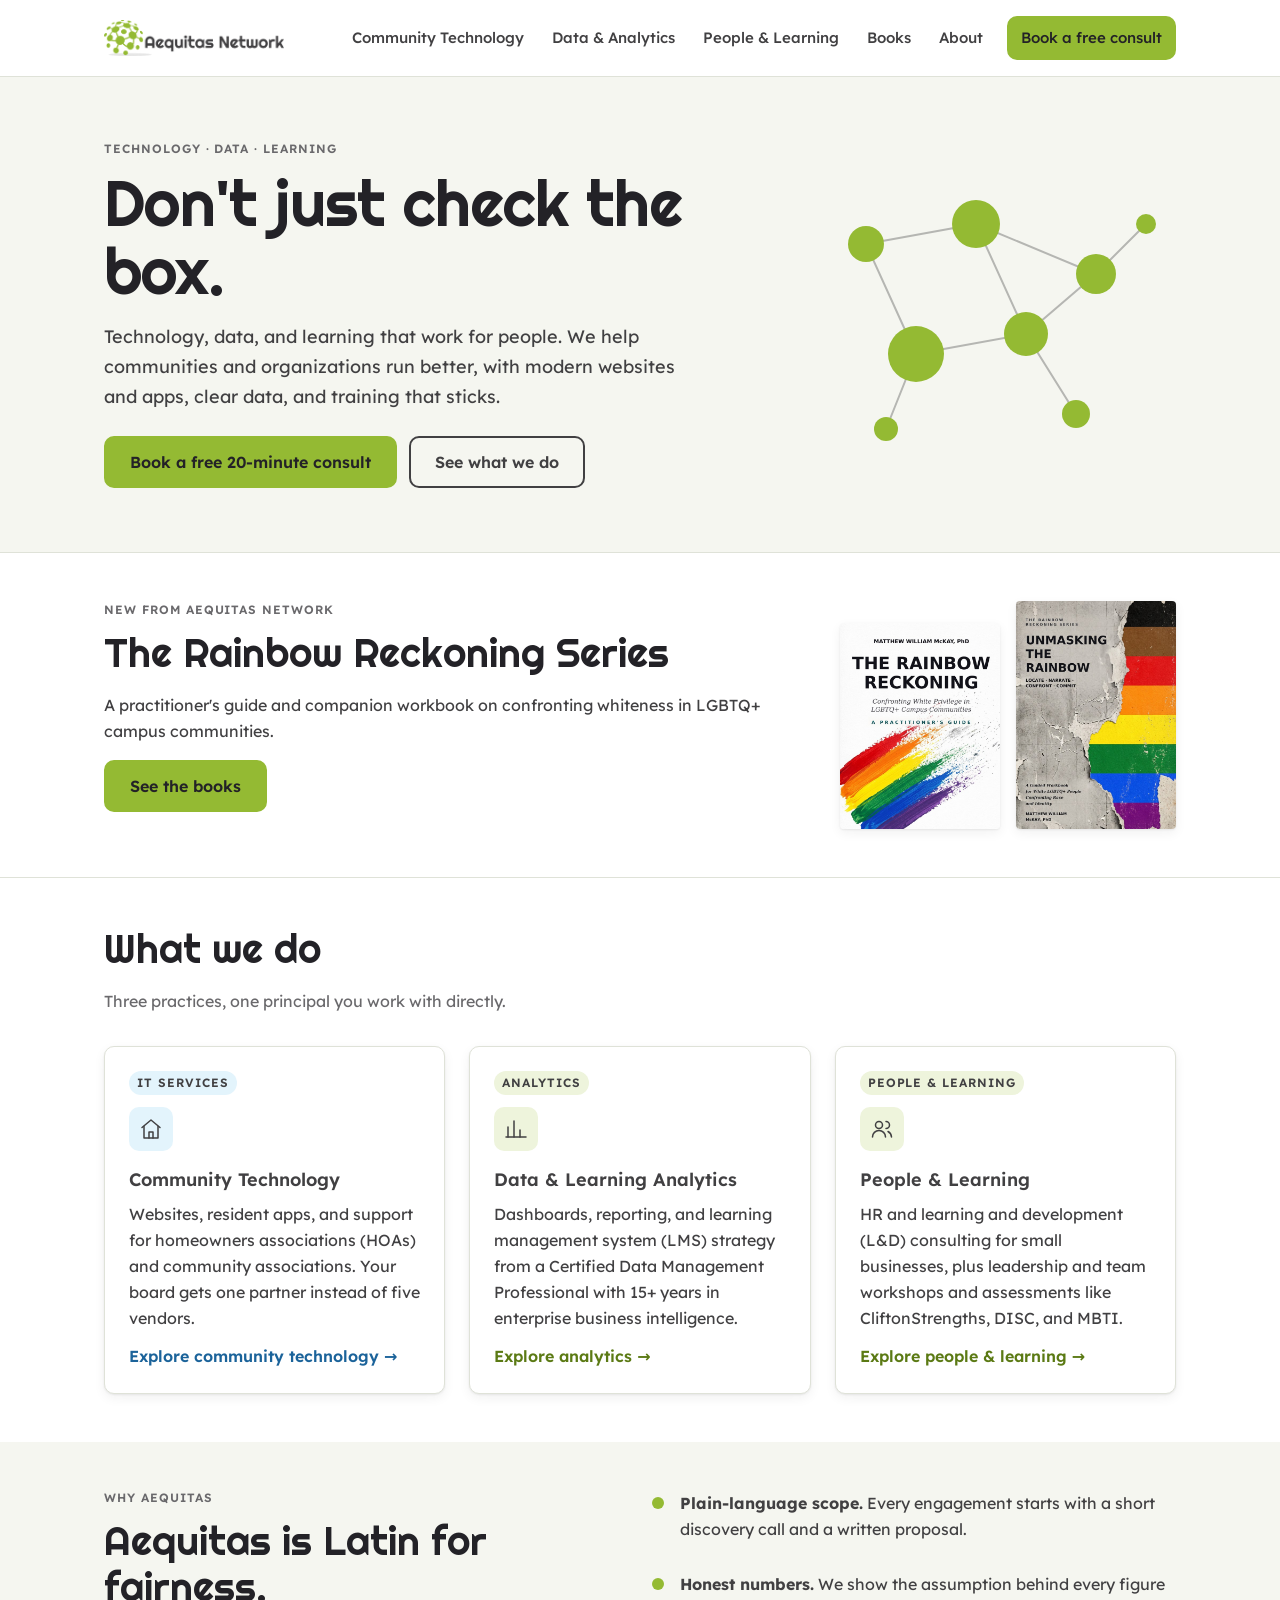
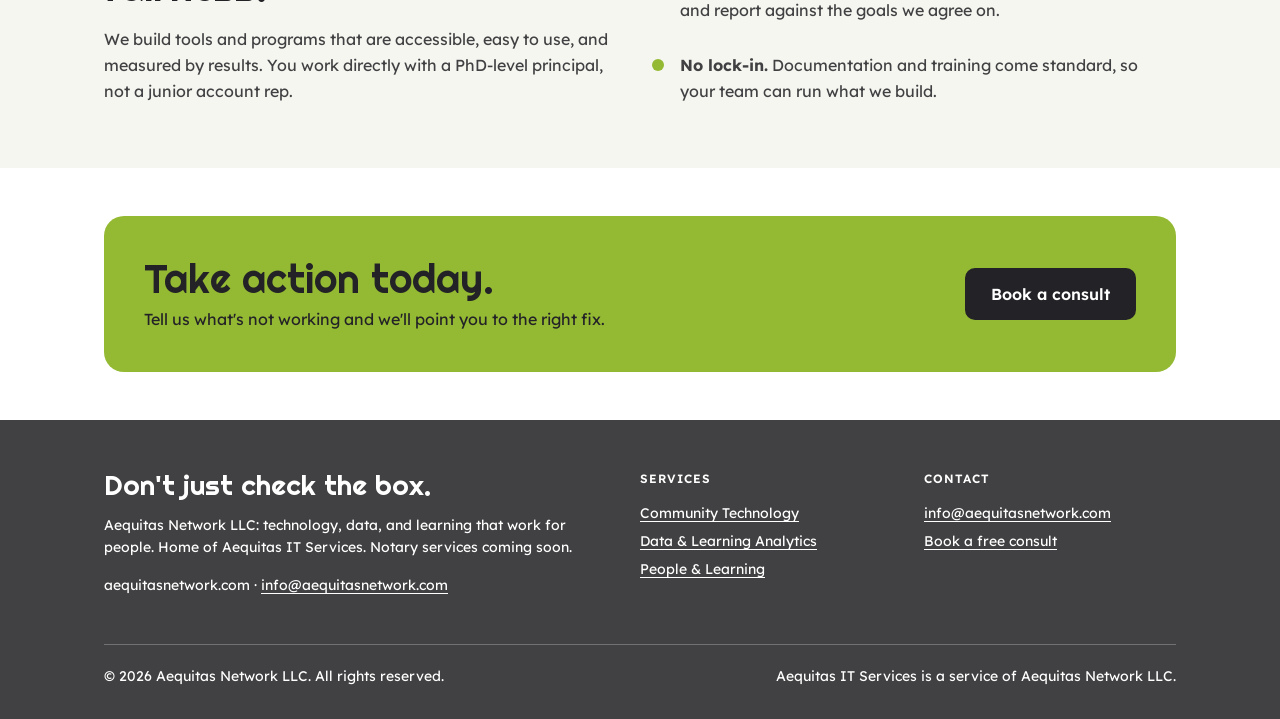
<file: index.html>
<!doctype html>
<html lang="en">
<head>
<meta charset="utf-8">
<meta name="viewport" content="width=device-width, initial-scale=1">
<title>Aequitas Network | Technology, data, and learning that work for people</title>
<meta name="description" content="Aequitas Network helps HOAs, small businesses, and organizations with community technology, data and learning analytics, and HR and learning consulting.">
<meta property="og:title" content="Aequitas Network | Technology, data, and learning that work for people">
<meta property="og:description" content="Aequitas Network helps HOAs, small businesses, and organizations with community technology, data and learning analytics, and HR and learning consulting.">
<meta property="og:type" content="website">
<link rel="canonical" href="https://www.aequitasnetwork.com/">
<link rel="icon" href="assets/favicon.png" type="image/png">
<link rel="apple-touch-icon" href="assets/apple-touch-icon.png">
<meta property="og:image" content="https://www.aequitasnetwork.com/assets/og-image.png">
<meta property="og:image:width" content="1200">
<meta property="og:image:height" content="630">
<meta property="og:image:alt" content="Aequitas Network: Don't just check the box.">
<meta name="twitter:card" content="summary_large_image">
<link rel="preconnect" href="https://fonts.googleapis.com"><link rel="preconnect" href="https://fonts.gstatic.com" crossorigin><link href="https://fonts.googleapis.com/css2?family=Lexend:wght@400;500;600&family=Righteous&display=swap" rel="stylesheet">
<link rel="stylesheet" href="assets/styles.css">
</head>
<body>
<a class="skip" href="#main">Skip to content</a>
<header class="site-header">
  <div class="wrap">
    <a class="brand" href="index.html"><img src="assets/aequitas-network-horizontal.png" alt="Aequitas Network" width="180" height="36"></a>
    <button class="nav-toggle" aria-expanded="false" aria-controls="nav">Menu</button>
    <nav class="nav" id="nav"><a href="community-technology.html">Community Technology</a><a href="analytics.html">Data & Analytics</a><a href="people-learning.html">People & Learning</a><a href="books.html">Books</a><a href="about.html">About</a><a class="btn" href="contact.html">Book a free consult</a></nav>
  </div>
</header>
<main id="main">
<section class="hero">
  <div class="wrap hero-grid">
    <div>
      <span class="label">Technology &middot; Data &middot; Learning</span>
      <h1 class="display-xl">Don't just check the box.</h1>
      <p class="lead">Technology, data, and learning that work for people. We help communities and organizations run better, with modern websites and apps, clear data, and training that sticks.</p>
      <div class="actions">
        <a class="btn" href="contact.html">Book a free 20-minute consult</a>
        <a class="btn secondary" href="#services">See what we do</a>
      </div>
    </div>
    <svg class="nodes" viewBox="0 0 380 300" role="img" aria-label="Decorative network of connected nodes">
      <g stroke="#414042" stroke-width="2" stroke-linecap="round" opacity=".35">
        <line x1="70" y1="80" x2="180" y2="60"/><line x1="180" y1="60" x2="300" y2="110"/><line x1="70" y1="80" x2="120" y2="190"/>
        <line x1="120" y1="190" x2="230" y2="170"/><line x1="230" y1="170" x2="300" y2="110"/><line x1="180" y1="60" x2="230" y2="170"/>
        <line x1="230" y1="170" x2="280" y2="250"/><line x1="120" y1="190" x2="90" y2="265"/><line x1="300" y1="110" x2="350" y2="60"/>
      </g>
      <g fill="#94ba33">
        <circle cx="70" cy="80" r="18"/><circle cx="180" cy="60" r="24"/><circle cx="300" cy="110" r="20"/><circle cx="120" cy="190" r="28"/>
        <circle cx="230" cy="170" r="22"/><circle cx="280" cy="250" r="14"/><circle cx="90" cy="265" r="12"/><circle cx="350" cy="60" r="10"/>
      </g>
    </svg>
  </div>
</section>

<section class="new-books">
  <div class="wrap new-books-grid">
    <div>
      <span class="label">New from Aequitas Network</span>
      <h2 class="display">The Rainbow Reckoning Series</h2>
      <p>A practitioner's guide and companion workbook on confronting whiteness in LGBTQ+ campus communities.</p>
      <p><a class="btn" href="books.html">See the books</a></p>
    </div>
    <div class="new-books-covers">
      <a href="books.html"><img src="images/RainbowReckoning_cover.jpg" alt="The Rainbow Reckoning" width="160" height="207"></a>
      <a href="books.html"><img src="images/UnmaskingTheRainbow_cover.jpg" alt="Unmasking the Rainbow" width="160" height="229"></a>
    </div>
  </div>
</section>

<section id="services">
  <div class="wrap">
    <div class="section-head">
      <h2 class="display">What we do</h2>
      <p>Three practices, one principal you work with directly.</p>
    </div>
    <div class="grid three">
      <article class="card">
        <span class="tag it">IT Services</span>
        <div class="icon it"><svg viewBox="0 0 24 24" fill="none" stroke="currentColor" stroke-width="1.5" stroke-linecap="round" stroke-linejoin="round"><path d="M3 10.5 12 3l9 7.5"/><path d="M5 9.5V21h14V9.5"/><path d="M10 21v-6h4v6"/></svg></div>
        <h3>Community Technology</h3>
        <p>Websites, resident apps, and support for homeowners associations (HOAs) and community associations. Your board gets one partner instead of five vendors.</p>
        <a class="more it" href="community-technology.html">Explore community technology &rarr;</a>
      </article>
      <article class="card">
        <span class="tag">Analytics</span>
        <div class="icon"><svg viewBox="0 0 24 24" fill="none" stroke="currentColor" stroke-width="1.5" stroke-linecap="round" stroke-linejoin="round"><path d="M4 20V10"/><path d="M10 20V4"/><path d="M16 20v-7"/><path d="M22 20H2"/></svg></div>
        <h3>Data &amp; Learning Analytics</h3>
        <p>Dashboards, reporting, and learning management system (LMS) strategy from a Certified Data Management Professional with 15+ years in enterprise business intelligence.</p>
        <a class="more" href="analytics.html">Explore analytics &rarr;</a>
      </article>
      <article class="card">
        <span class="tag">People &amp; Learning</span>
        <div class="icon"><svg viewBox="0 0 24 24" fill="none" stroke="currentColor" stroke-width="1.5" stroke-linecap="round" stroke-linejoin="round"><circle cx="9" cy="8" r="3.5"/><path d="M2.5 20a6.5 6.5 0 0 1 13 0"/><path d="M16 4.5a3.5 3.5 0 0 1 0 7"/><path d="M18 14.5a6.5 6.5 0 0 1 3.5 5.5"/></svg></div>
        <h3>People &amp; Learning</h3>
        <p>HR and learning and development (L&amp;D) consulting for small businesses, plus leadership and team workshops and assessments like CliftonStrengths, DISC, and MBTI.</p>
        <a class="more" href="people-learning.html">Explore people &amp; learning &rarr;</a>
      </article>
    </div>
  </div>
</section>

<section class="alt">
  <div class="wrap grid two">
    <div>
      <span class="label">Why Aequitas</span>
      <h2 class="display">Aequitas is Latin for fairness.</h2>
      <p>We build tools and programs that are accessible, easy to use, and measured by results. You work directly with a PhD-level principal, not a junior account rep.</p>
    </div>
    <ul class="checklist">
      <li><strong>Plain-language scope.</strong> Every engagement starts with a short discovery call and a written proposal.</li>
      <li><strong>Honest numbers.</strong> We show the assumption behind every figure and report against the goals we agree on.</li>
      <li><strong>No lock-in.</strong> Documentation and training come standard, so your team can run what we build.</li>
    </ul>
  </div>
</section>

<section>
  <div class="wrap">
    <div class="cta">
      <div>
        <h2 class="display">Take action today.</h2>
        <p>Tell us what's not working and we'll point you to the right fix.</p>
      </div>
      <a class="btn" href="contact.html">Book a consult</a>
    </div>
  </div>
</section>

</main>
<footer class="site-footer">
  <div class="wrap">
    <div class="footer-grid">
      <div>
        <p class="tagline">Don't just check the box.</p>
        <p>Aequitas Network LLC: technology, data, and learning that work for people. Home of Aequitas IT Services. Notary services coming soon.</p>
        <p>aequitasnetwork.com &middot; <a href="mailto:info@aequitasnetwork.com">info@aequitasnetwork.com</a></p>
      </div>
      <div>
        <h4>Services</h4>
        <ul>
          <li><a href="community-technology.html">Community Technology</a></li>
          <li><a href="analytics.html">Data &amp; Learning Analytics</a></li>
          <li><a href="people-learning.html">People &amp; Learning</a></li>
        </ul>
      </div>
      <div>
        <h4>Contact</h4>
        <ul>
          <li><a href="mailto:info@aequitasnetwork.com">info@aequitasnetwork.com</a></li>
          <li><a href="contact.html">Book a free consult</a></li>
        </ul>
      </div>
    </div>
    <div class="fine"><span>&copy; 2026 Aequitas Network LLC. All rights reserved.</span><span>Aequitas IT Services is a service of Aequitas Network LLC.</span></div>
  </div>
</footer>
<script>
  const t = document.querySelector('.nav-toggle'), n = document.getElementById('nav');
  t.addEventListener('click', () => { const o = n.classList.toggle('open'); t.setAttribute('aria-expanded', o); });
</script>
</body>
</html>
</file>
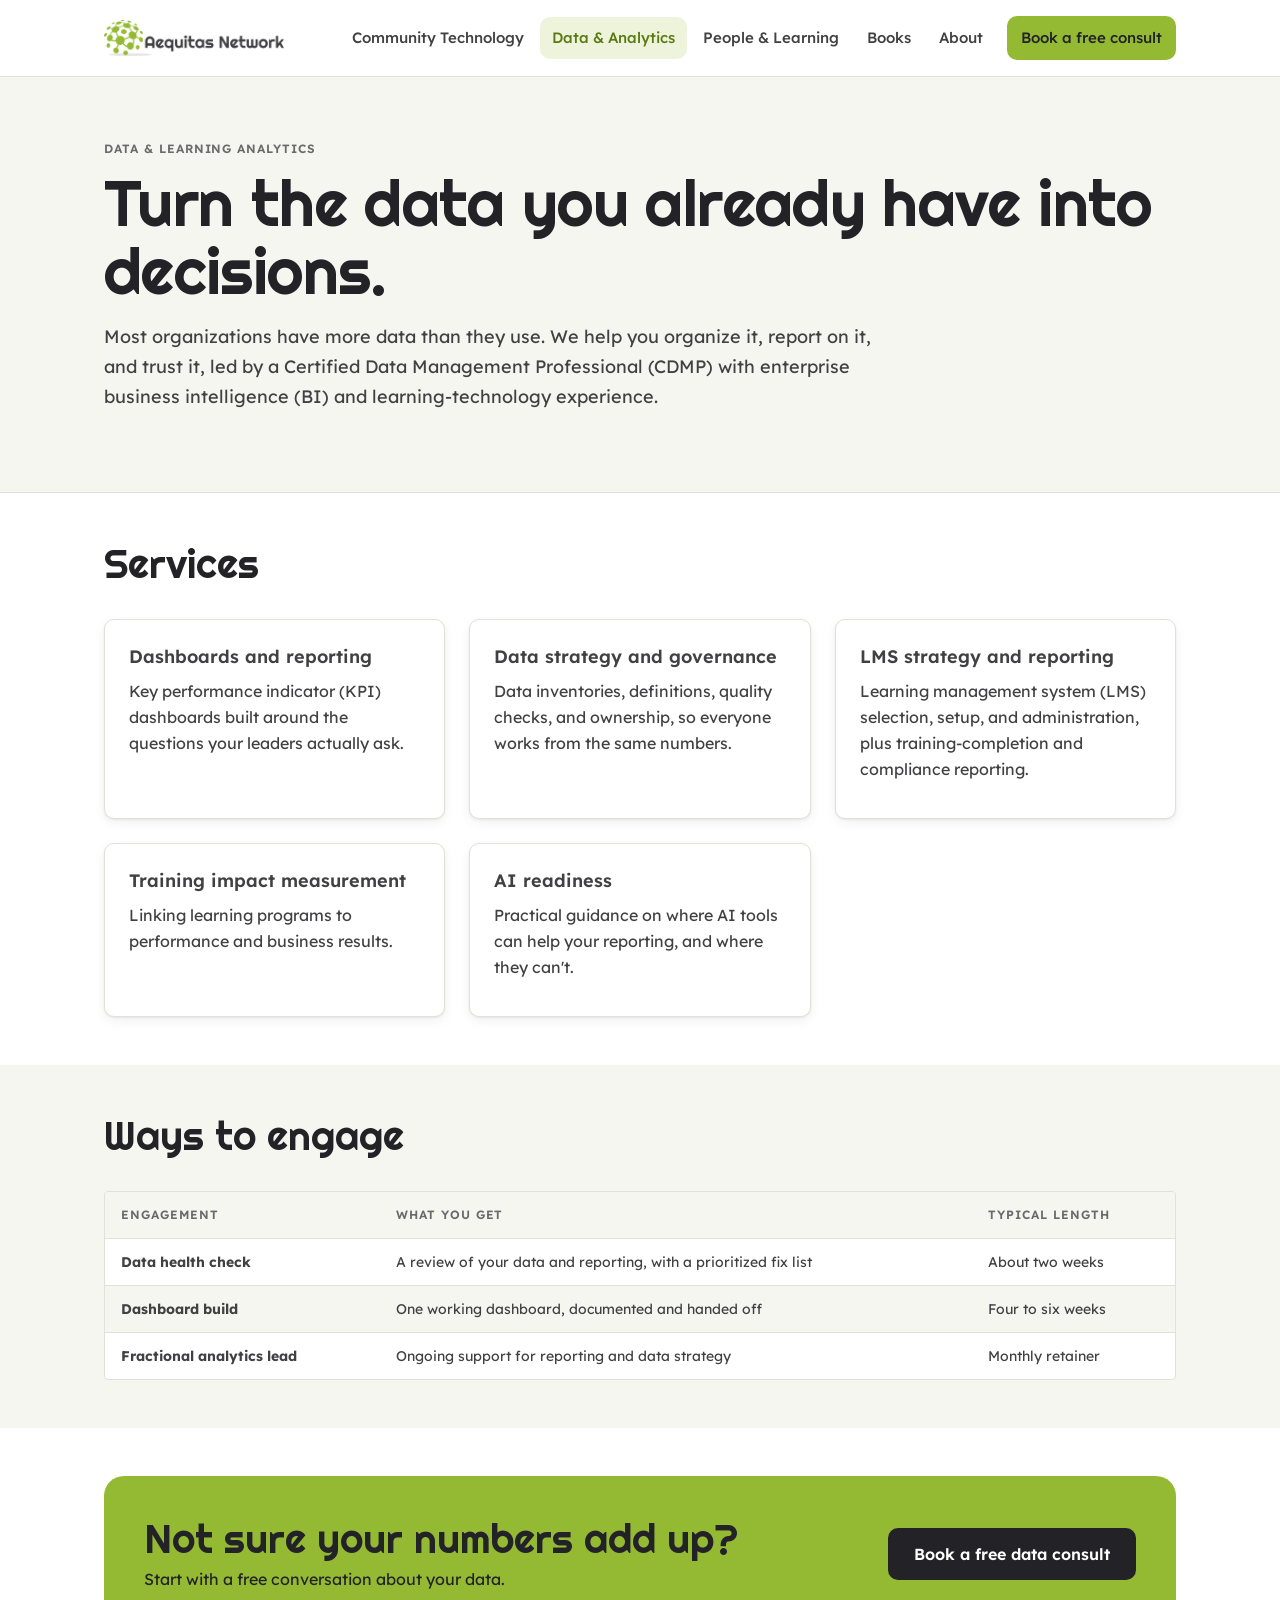
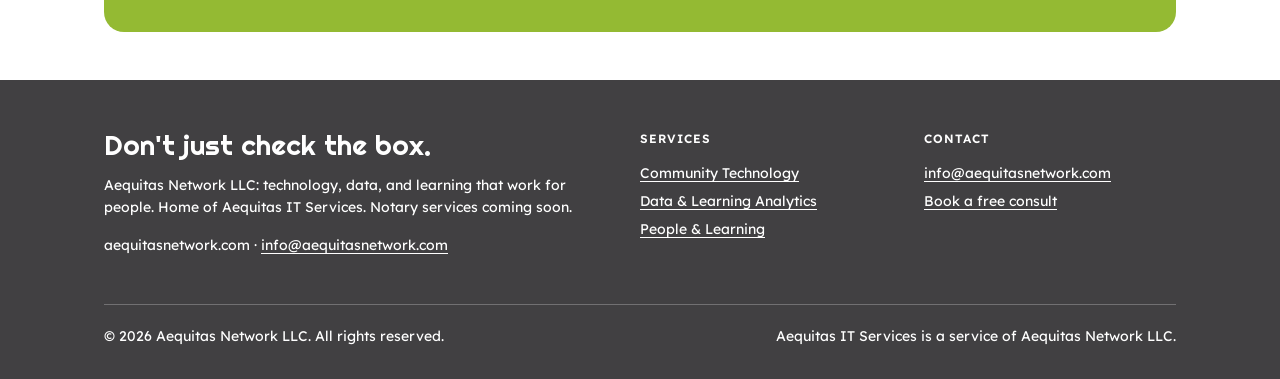
<file: analytics.html>
<!doctype html>
<html lang="en">
<head>
<meta charset="utf-8">
<meta name="viewport" content="width=device-width, initial-scale=1">
<title>Data & Learning Analytics | Aequitas Network</title>
<meta name="description" content="Dashboards, reporting, data governance, and LMS strategy led by a Certified Data Management Professional.">
<meta property="og:title" content="Data & Learning Analytics | Aequitas Network">
<meta property="og:description" content="Dashboards, reporting, data governance, and LMS strategy led by a Certified Data Management Professional.">
<meta property="og:type" content="website">
<link rel="canonical" href="https://www.aequitasnetwork.com/analytics.html">
<link rel="icon" href="assets/favicon.png" type="image/png">
<link rel="apple-touch-icon" href="assets/apple-touch-icon.png">
<meta property="og:image" content="https://www.aequitasnetwork.com/assets/og-image.png">
<meta property="og:image:width" content="1200">
<meta property="og:image:height" content="630">
<meta property="og:image:alt" content="Aequitas Network: Don't just check the box.">
<meta name="twitter:card" content="summary_large_image">
<link rel="preconnect" href="https://fonts.googleapis.com"><link rel="preconnect" href="https://fonts.gstatic.com" crossorigin><link href="https://fonts.googleapis.com/css2?family=Lexend:wght@400;500;600&family=Righteous&display=swap" rel="stylesheet">
<link rel="stylesheet" href="assets/styles.css">
</head>
<body>
<a class="skip" href="#main">Skip to content</a>
<header class="site-header">
  <div class="wrap">
    <a class="brand" href="index.html"><img src="assets/aequitas-network-horizontal.png" alt="Aequitas Network" width="180" height="36"></a>
    <button class="nav-toggle" aria-expanded="false" aria-controls="nav">Menu</button>
    <nav class="nav" id="nav"><a href="community-technology.html">Community Technology</a><a href="analytics.html" aria-current="page">Data & Analytics</a><a href="people-learning.html">People & Learning</a><a href="books.html">Books</a><a href="about.html">About</a><a class="btn" href="contact.html">Book a free consult</a></nav>
  </div>
</header>
<main id="main">
<section class="hero">
  <div class="wrap">
    <span class="label">Data &amp; Learning Analytics</span>
    <h1 class="display-xl">Turn the data you already have into decisions.</h1>
    <p class="lead">Most organizations have more data than they use. We help you organize it, report on it, and trust it, led by a Certified Data Management Professional (CDMP) with enterprise business intelligence (BI) and learning-technology experience.</p>
  </div>
</section>

<section>
  <div class="wrap">
    <div class="section-head"><h2 class="display">Services</h2></div>
    <div class="grid three">
      <article class="card"><h3>Dashboards and reporting</h3><p>Key performance indicator (KPI) dashboards built around the questions your leaders actually ask.</p></article>
      <article class="card"><h3>Data strategy and governance</h3><p>Data inventories, definitions, quality checks, and ownership, so everyone works from the same numbers.</p></article>
      <article class="card"><h3>LMS strategy and reporting</h3><p>Learning management system (LMS) selection, setup, and administration, plus training-completion and compliance reporting.</p></article>
      <article class="card"><h3>Training impact measurement</h3><p>Linking learning programs to performance and business results.</p></article>
      <article class="card"><h3>AI readiness</h3><p>Practical guidance on where AI tools can help your reporting, and where they can't.</p></article>
    </div>
  </div>
</section>

<section class="alt">
  <div class="wrap">
    <div class="section-head"><h2 class="display">Ways to engage</h2></div>
    <div class="table-wrap">
      <table>
        <thead><tr><th>Engagement</th><th>What you get</th><th>Typical length</th></tr></thead>
        <tbody>
          <tr><td><strong>Data health check</strong></td><td>A review of your data and reporting, with a prioritized fix list</td><td>About two weeks</td></tr>
          <tr><td><strong>Dashboard build</strong></td><td>One working dashboard, documented and handed off</td><td>Four to six weeks</td></tr>
          <tr><td><strong>Fractional analytics lead</strong></td><td>Ongoing support for reporting and data strategy</td><td>Monthly retainer</td></tr>
        </tbody>
      </table>
    </div>
  </div>
</section>

<section>
  <div class="wrap">
    <div class="cta">
      <div><h2 class="display">Not sure your numbers add up?</h2><p>Start with a free conversation about your data.</p></div>
      <a class="btn" href="contact.html">Book a free data consult</a>
    </div>
  </div>
</section>

</main>
<footer class="site-footer">
  <div class="wrap">
    <div class="footer-grid">
      <div>
        <p class="tagline">Don't just check the box.</p>
        <p>Aequitas Network LLC: technology, data, and learning that work for people. Home of Aequitas IT Services. Notary services coming soon.</p>
        <p>aequitasnetwork.com &middot; <a href="mailto:info@aequitasnetwork.com">info@aequitasnetwork.com</a></p>
      </div>
      <div>
        <h4>Services</h4>
        <ul>
          <li><a href="community-technology.html">Community Technology</a></li>
          <li><a href="analytics.html">Data &amp; Learning Analytics</a></li>
          <li><a href="people-learning.html">People &amp; Learning</a></li>
        </ul>
      </div>
      <div>
        <h4>Contact</h4>
        <ul>
          <li><a href="mailto:info@aequitasnetwork.com">info@aequitasnetwork.com</a></li>
          <li><a href="contact.html">Book a free consult</a></li>
        </ul>
      </div>
    </div>
    <div class="fine"><span>&copy; 2026 Aequitas Network LLC. All rights reserved.</span><span>Aequitas IT Services is a service of Aequitas Network LLC.</span></div>
  </div>
</footer>
<script>
  const t = document.querySelector('.nav-toggle'), n = document.getElementById('nav');
  t.addEventListener('click', () => { const o = n.classList.toggle('open'); t.setAttribute('aria-expanded', o); });
</script>
</body>
</html>
</file>
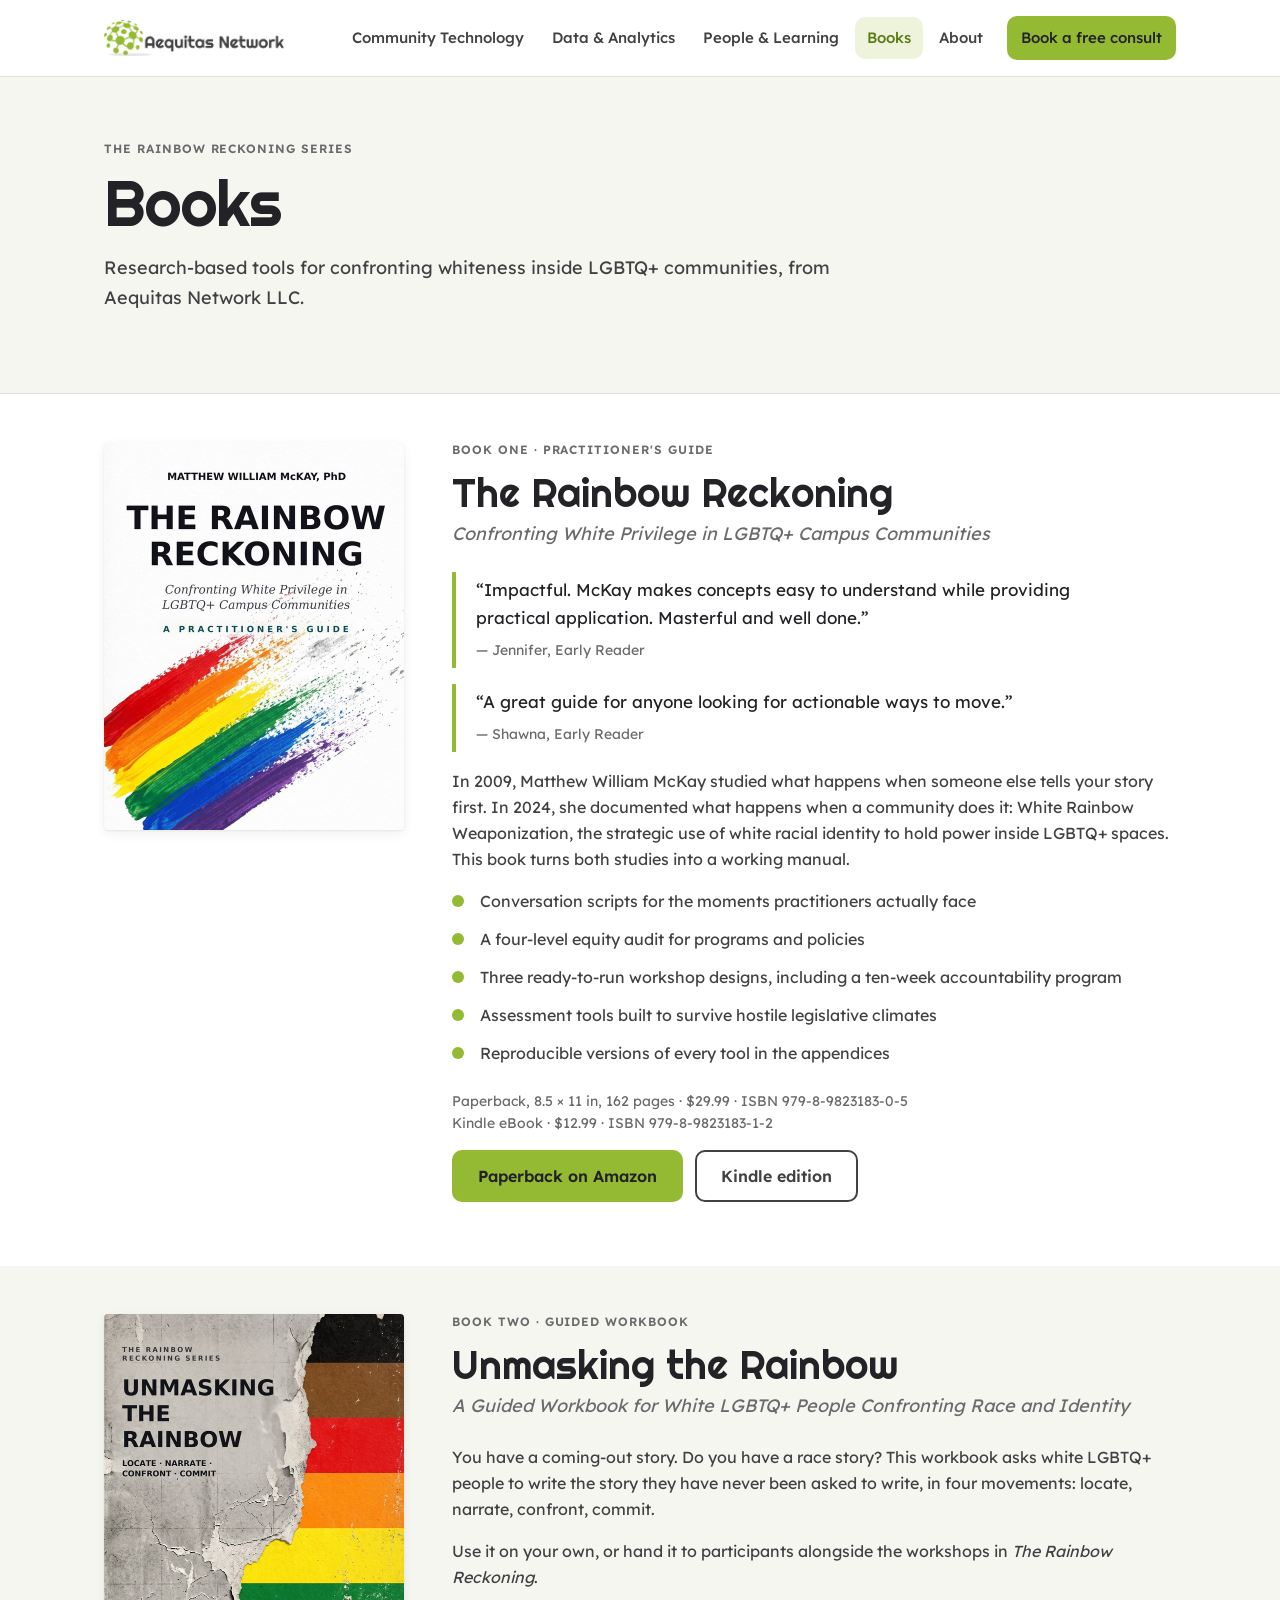
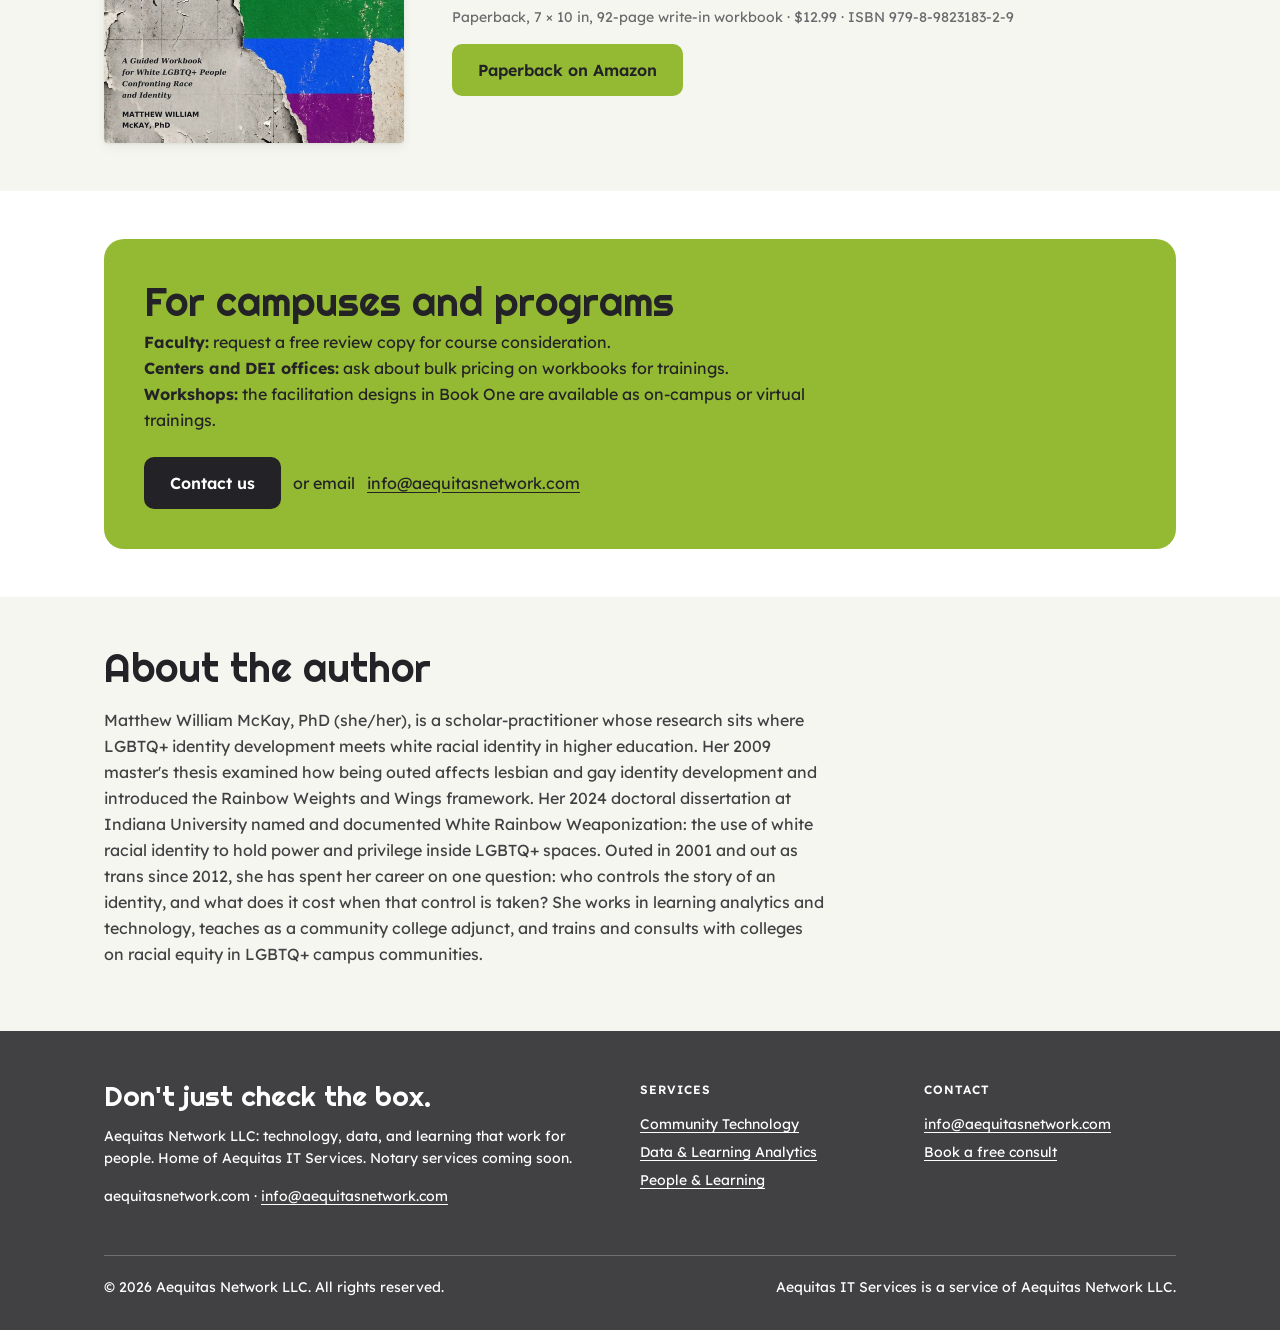
<file: books.html>
<!doctype html>
<html lang="en">
<head>
<meta charset="utf-8">
<meta name="viewport" content="width=device-width, initial-scale=1">
<title>Books | Aequitas Network</title>
<meta name="description" content="Research-based tools for confronting whiteness inside LGBTQ+ communities, from Aequitas Network LLC.">
<meta property="og:title" content="Books | Aequitas Network">
<meta property="og:description" content="Research-based tools for confronting whiteness inside LGBTQ+ communities, from Aequitas Network LLC.">
<meta property="og:type" content="website">
<link rel="canonical" href="https://www.aequitasnetwork.com/books.html">
<link rel="icon" href="assets/favicon.png" type="image/png">
<link rel="apple-touch-icon" href="assets/apple-touch-icon.png">
<meta property="og:image" content="https://www.aequitasnetwork.com/images/RainbowReckoning_cover.jpg">
<meta property="og:image:width" content="600">
<meta property="og:image:height" content="776">
<meta property="og:image:alt" content="Cover of The Rainbow Reckoning by Matthew William McKay, PhD: rainbow brushstrokes fading on white paper">
<meta name="twitter:card" content="summary_large_image">
<link rel="preconnect" href="https://fonts.googleapis.com"><link rel="preconnect" href="https://fonts.gstatic.com" crossorigin><link href="https://fonts.googleapis.com/css2?family=Lexend:wght@400;500;600&family=Righteous&display=swap" rel="stylesheet">
<link rel="stylesheet" href="assets/styles.css">
</head>
<body>
<a class="skip" href="#main">Skip to content</a>
<header class="site-header">
  <div class="wrap">
    <a class="brand" href="index.html"><img src="assets/aequitas-network-horizontal.png" alt="Aequitas Network" width="180" height="36"></a>
    <button class="nav-toggle" aria-expanded="false" aria-controls="nav">Menu</button>
    <nav class="nav" id="nav"><a href="community-technology.html">Community Technology</a><a href="analytics.html">Data & Analytics</a><a href="people-learning.html">People & Learning</a><a href="books.html" aria-current="page">Books</a><a href="about.html">About</a><a class="btn" href="contact.html">Book a free consult</a></nav>
  </div>
</header>
<main id="main">
<section class="hero books-hero">
  <div class="wrap">
    <span class="label">The Rainbow Reckoning Series</span>
    <h1 class="display-xl">Books</h1>
    <p class="lead">Research-based tools for confronting whiteness inside LGBTQ+ communities, from Aequitas Network LLC.</p>
  </div>
</section>

<section class="book" id="the-rainbow-reckoning">
  <div class="wrap book-grid">
    <img class="cover" src="images/RainbowReckoning_cover.jpg" alt="Cover of The Rainbow Reckoning by Matthew William McKay, PhD: rainbow brushstrokes fading on white paper" width="300" height="388">
    <div>
      <span class="label">Book One &middot; Practitioner's Guide</span>
      <h2 class="display">The Rainbow Reckoning</h2>
      <p class="subtitle">Confronting White Privilege in LGBTQ+ Campus Communities</p>
      <blockquote>&ldquo;Impactful. McKay makes concepts easy to understand while providing practical application. Masterful and well done.&rdquo; <cite>&mdash; Jennifer, Early Reader</cite></blockquote>
      <blockquote>&ldquo;A great guide for anyone looking for actionable ways to move.&rdquo; <cite>&mdash; Shawna, Early Reader</cite></blockquote>
      <p>In 2009, Matthew William McKay studied what happens when someone else tells your story first. In 2024, she documented what happens when a community does it: White Rainbow Weaponization, the strategic use of white racial identity to hold power inside LGBTQ+ spaces. This book turns both studies into a working manual.</p>
      <ul class="checklist">
        <li>Conversation scripts for the moments practitioners actually face</li>
        <li>A four-level equity audit for programs and policies</li>
        <li>Three ready-to-run workshop designs, including a ten-week accountability program</li>
        <li>Assessment tools built to survive hostile legislative climates</li>
        <li>Reproducible versions of every tool in the appendices</li>
      </ul>
      <p class="meta">Paperback, 8.5 &times; 11 in, 162 pages &middot; $29.99 &middot; ISBN 979-8-9823183-0-5<br>Kindle eBook &middot; $12.99 &middot; ISBN 979-8-9823183-1-2</p>
      <p class="buttons">
        <a class="btn" href="https://www.amazon.com/dp/B0HPZH83P8">Paperback on Amazon</a>
        <a class="btn secondary" href="https://www.amazon.com/dp/B0HNYKGJ8J">Kindle edition</a>
      </p>
    </div>
  </div>
</section>

<section class="book alt" id="unmasking-the-rainbow">
  <div class="wrap book-grid">
    <img class="cover" src="images/UnmaskingTheRainbow_cover.jpg" alt="Cover of Unmasking the Rainbow by Matthew William McKay, PhD: gray ledger paper torn away to reveal an eight-stripe pride flag" width="300" height="429">
    <div>
      <span class="label">Book Two &middot; Guided Workbook</span>
      <h2 class="display">Unmasking the Rainbow</h2>
      <p class="subtitle">A Guided Workbook for White LGBTQ+ People Confronting Race and Identity</p>
      <p>You have a coming-out story. Do you have a race story? This workbook asks white LGBTQ+ people to write the story they have never been asked to write, in four movements: locate, narrate, confront, commit.</p>
      <p>Use it on your own, or hand it to participants alongside the workshops in <em>The Rainbow Reckoning</em>.</p>
      <p class="meta">Paperback, 7 &times; 10 in, 92-page write-in workbook &middot; $12.99 &middot; ISBN 979-8-9823183-2-9</p>
      <p class="buttons">
        <a class="btn" href="https://www.amazon.com/dp/B0HNYNL518">Paperback on Amazon</a>
      </p>
    </div>
  </div>
</section>

<section class="for-institutions">
  <div class="wrap">
    <div class="cta">
      <div>
        <h2 class="display">For campuses and programs</h2>
        <p><strong>Faculty:</strong> request a free review copy for course consideration.<br>
           <strong>Centers and DEI offices:</strong> ask about bulk pricing on workbooks for trainings.<br>
           <strong>Workshops:</strong> the facilitation designs in Book One are available as on-campus or virtual trainings.</p>
      </div>
      <p class="cta-actions"><a class="btn" href="contact.html?topic=books">Contact us</a> or email <a href="mailto:info@aequitasnetwork.com">info@aequitasnetwork.com</a></p>
    </div>
  </div>
</section>

<section class="author alt">
  <div class="wrap">
    <h2 class="display">About the author</h2>
    <p>Matthew William McKay, PhD (she/her), is a scholar-practitioner whose research sits where LGBTQ+ identity development meets white racial identity in higher education. Her 2009 master's thesis examined how being outed affects lesbian and gay identity development and introduced the Rainbow Weights and Wings framework. Her 2024 doctoral dissertation at Indiana University named and documented White Rainbow Weaponization: the use of white racial identity to hold power and privilege inside LGBTQ+ spaces. Outed in 2001 and out as trans since 2012, she has spent her career on one question: who controls the story of an identity, and what does it cost when that control is taken? She works in learning analytics and technology, teaches as a community college adjunct, and trains and consults with colleges on racial equity in LGBTQ+ campus communities.</p>
    <!-- Add once the Amazon author page is verified: <p><a href="[AMAZON AUTHOR PAGE URL]">Follow on Amazon</a></p> -->
    <!-- Optional disambiguation line, pending Matt's approval:
    <p class="note">Not to be confused with the psychologist and author of the same name.</p> -->
  </div>
</section>

</main>
<footer class="site-footer">
  <div class="wrap">
    <div class="footer-grid">
      <div>
        <p class="tagline">Don't just check the box.</p>
        <p>Aequitas Network LLC: technology, data, and learning that work for people. Home of Aequitas IT Services. Notary services coming soon.</p>
        <p>aequitasnetwork.com &middot; <a href="mailto:info@aequitasnetwork.com">info@aequitasnetwork.com</a></p>
      </div>
      <div>
        <h4>Services</h4>
        <ul>
          <li><a href="community-technology.html">Community Technology</a></li>
          <li><a href="analytics.html">Data &amp; Learning Analytics</a></li>
          <li><a href="people-learning.html">People &amp; Learning</a></li>
        </ul>
      </div>
      <div>
        <h4>Contact</h4>
        <ul>
          <li><a href="mailto:info@aequitasnetwork.com">info@aequitasnetwork.com</a></li>
          <li><a href="contact.html">Book a free consult</a></li>
        </ul>
      </div>
    </div>
    <div class="fine"><span>&copy; 2026 Aequitas Network LLC. All rights reserved.</span><span>Aequitas IT Services is a service of Aequitas Network LLC.</span></div>
  </div>
</footer>
<script>
  const t = document.querySelector('.nav-toggle'), n = document.getElementById('nav');
  t.addEventListener('click', () => { const o = n.classList.toggle('open'); t.setAttribute('aria-expanded', o); });
</script>
</body>
</html>
</file>
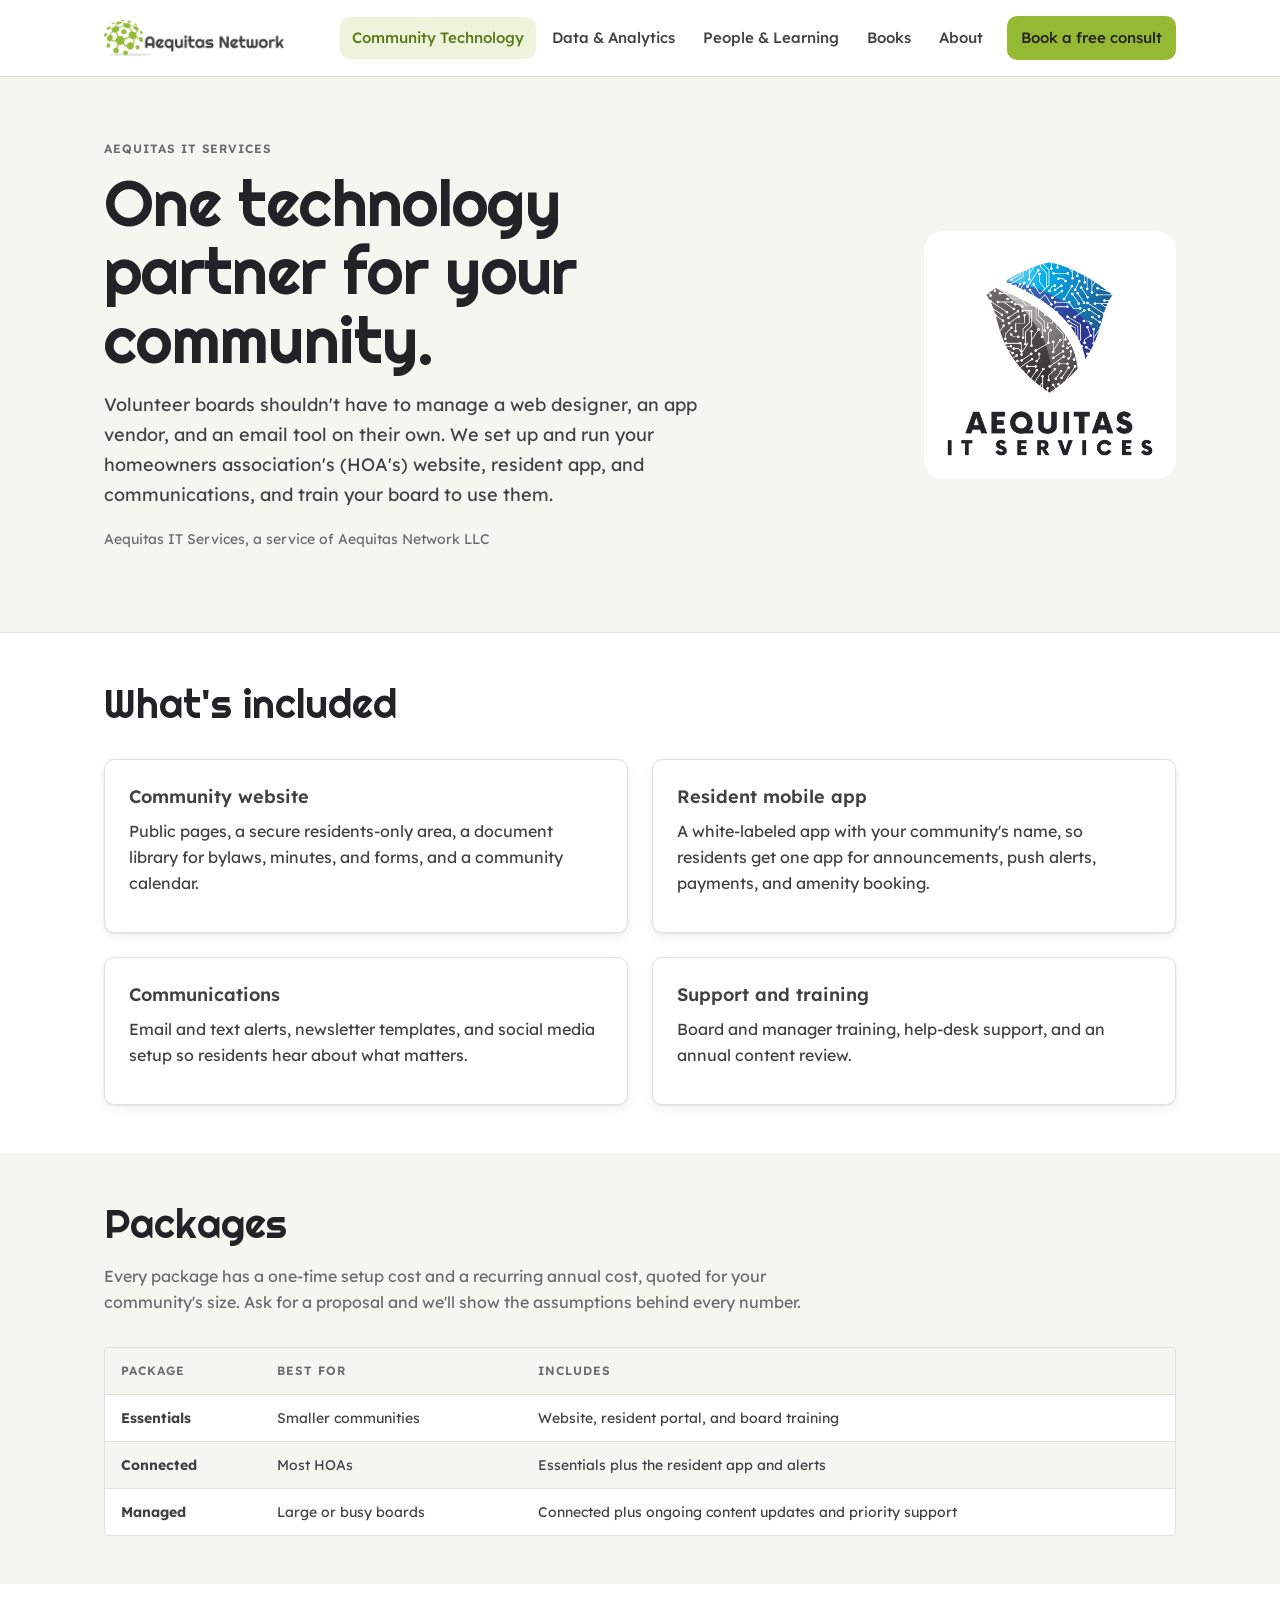
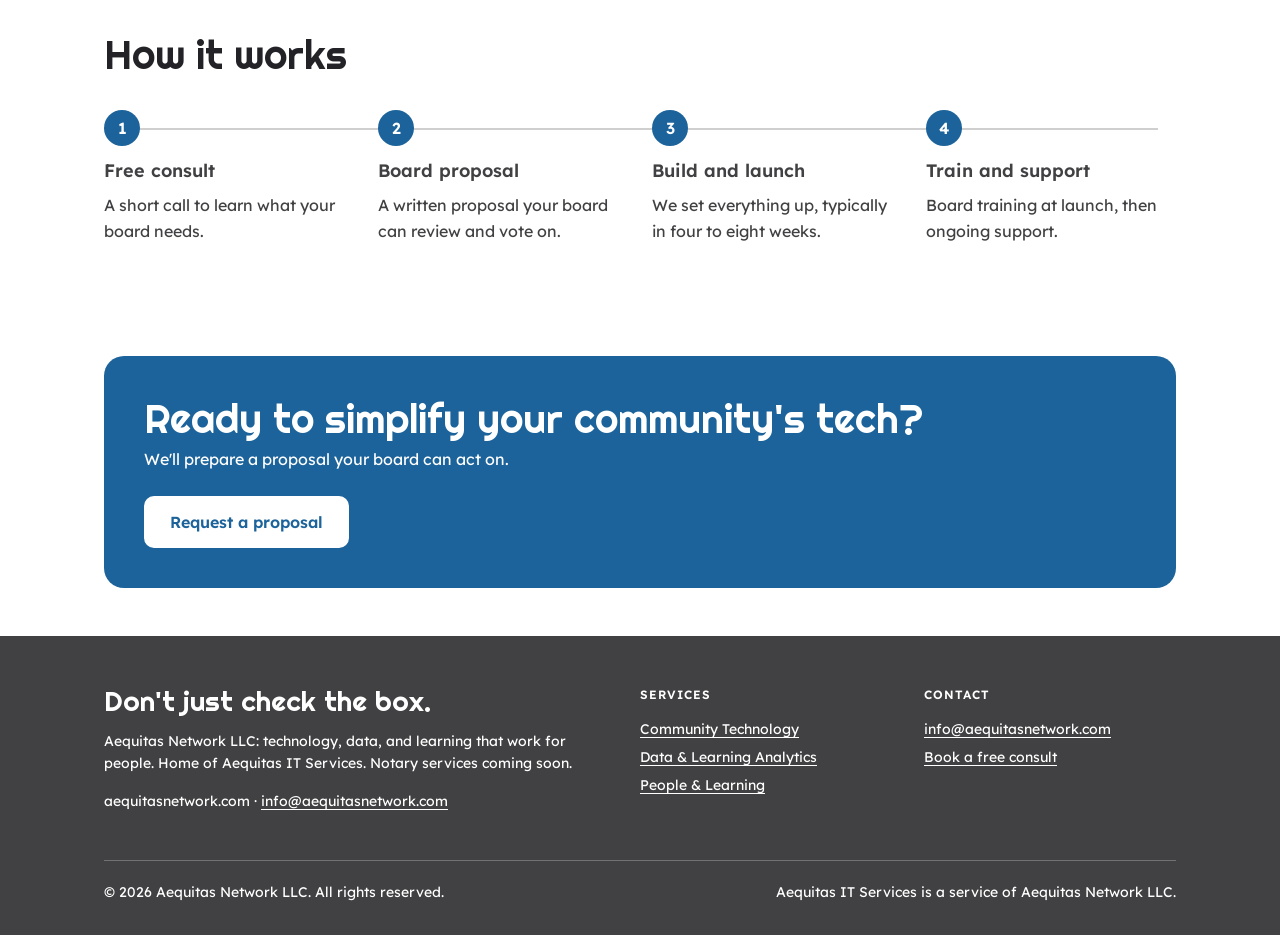
<file: community-technology.html>
<!doctype html>
<html lang="en">
<head>
<meta charset="utf-8">
<meta name="viewport" content="width=device-width, initial-scale=1">
<title>Community Technology for HOAs | Aequitas Network</title>
<meta name="description" content="Websites, resident apps, communications, and support for HOAs and community associations, from one partner.">
<meta property="og:title" content="Community Technology for HOAs | Aequitas Network">
<meta property="og:description" content="Websites, resident apps, communications, and support for HOAs and community associations, from one partner.">
<meta property="og:type" content="website">
<link rel="canonical" href="https://www.aequitasnetwork.com/community-technology.html">
<link rel="icon" href="assets/favicon.png" type="image/png">
<link rel="apple-touch-icon" href="assets/apple-touch-icon.png">
<meta property="og:image" content="https://www.aequitasnetwork.com/assets/og-image.png">
<meta property="og:image:width" content="1200">
<meta property="og:image:height" content="630">
<meta property="og:image:alt" content="Aequitas Network: Don't just check the box.">
<meta name="twitter:card" content="summary_large_image">
<link rel="preconnect" href="https://fonts.googleapis.com"><link rel="preconnect" href="https://fonts.gstatic.com" crossorigin><link href="https://fonts.googleapis.com/css2?family=Lexend:wght@400;500;600&family=Righteous&display=swap" rel="stylesheet">
<link rel="stylesheet" href="assets/styles.css">
</head>
<body class="it">
<a class="skip" href="#main">Skip to content</a>
<header class="site-header">
  <div class="wrap">
    <a class="brand" href="index.html"><img src="assets/aequitas-network-horizontal.png" alt="Aequitas Network" width="180" height="36"></a>
    <button class="nav-toggle" aria-expanded="false" aria-controls="nav">Menu</button>
    <nav class="nav" id="nav"><a href="community-technology.html" aria-current="page">Community Technology</a><a href="analytics.html">Data & Analytics</a><a href="people-learning.html">People & Learning</a><a href="books.html">Books</a><a href="about.html">About</a><a class="btn" href="contact.html">Book a free consult</a></nav>
  </div>
</header>
<main id="main">
<section class="hero">
  <div class="wrap hero-grid">
    <div>
      <span class="label">Aequitas IT Services</span>
      <h1 class="display-xl">One technology partner for your community.</h1>
      <p class="lead">Volunteer boards shouldn't have to manage a web designer, an app vendor, and an email tool on their own. We set up and run your homeowners association's (HOA's) website, resident app, and communications, and train your board to use them.</p>
      <p class="endorse">Aequitas IT Services, a service of Aequitas Network LLC</p>
    </div>
    <img class="sub-logo" src="assets/aequitas-it-services-stacked.png" alt="Aequitas IT Services logo" width="220" height="216">
  </div>
</section>

<section>
  <div class="wrap">
    <div class="section-head"><h2 class="display">What's included</h2></div>
    <div class="grid two">
      <article class="card"><h3>Community website</h3><p>Public pages, a secure residents-only area, a document library for bylaws, minutes, and forms, and a community calendar.</p></article>
      <article class="card"><h3>Resident mobile app</h3><p>A white-labeled app with your community's name, so residents get one app for announcements, push alerts, payments, and amenity booking.</p></article>
      <article class="card"><h3>Communications</h3><p>Email and text alerts, newsletter templates, and social media setup so residents hear about what matters.</p></article>
      <article class="card"><h3>Support and training</h3><p>Board and manager training, help-desk support, and an annual content review.</p></article>
    </div>
  </div>
</section>

<section class="alt">
  <div class="wrap">
    <div class="section-head">
      <h2 class="display">Packages</h2>
      <p>Every package has a one-time setup cost and a recurring annual cost, quoted for your community's size. Ask for a proposal and we'll show the assumptions behind every number.</p>
    </div>
    <div class="table-wrap">
      <table>
        <thead><tr><th>Package</th><th>Best for</th><th>Includes</th></tr></thead>
        <tbody>
          <tr><td><strong>Essentials</strong></td><td>Smaller communities</td><td>Website, resident portal, and board training</td></tr>
          <tr><td><strong>Connected</strong></td><td>Most HOAs</td><td>Essentials plus the resident app and alerts</td></tr>
          <tr><td><strong>Managed</strong></td><td>Large or busy boards</td><td>Connected plus ongoing content updates and priority support</td></tr>
        </tbody>
      </table>
    </div>
  </div>
</section>

<section>
  <div class="wrap">
    <div class="section-head"><h2 class="display">How it works</h2></div>
    <ol class="steps">
      <li><h3>Free consult</h3><p>A short call to learn what your board needs.</p></li>
      <li><h3>Board proposal</h3><p>A written proposal your board can review and vote on.</p></li>
      <li><h3>Build and launch</h3><p>We set everything up, typically in four to eight weeks.</p></li>
      <li><h3>Train and support</h3><p>Board training at launch, then ongoing support.</p></li>
    </ol>
  </div>
</section>

<section>
  <div class="wrap">
    <div class="cta">
      <div><h2 class="display">Ready to simplify your community's tech?</h2><p>We'll prepare a proposal your board can act on.</p></div>
      <a class="btn" href="contact.html">Request a proposal</a>
    </div>
  </div>
</section>

</main>
<footer class="site-footer">
  <div class="wrap">
    <div class="footer-grid">
      <div>
        <p class="tagline">Don't just check the box.</p>
        <p>Aequitas Network LLC: technology, data, and learning that work for people. Home of Aequitas IT Services. Notary services coming soon.</p>
        <p>aequitasnetwork.com &middot; <a href="mailto:info@aequitasnetwork.com">info@aequitasnetwork.com</a></p>
      </div>
      <div>
        <h4>Services</h4>
        <ul>
          <li><a href="community-technology.html">Community Technology</a></li>
          <li><a href="analytics.html">Data &amp; Learning Analytics</a></li>
          <li><a href="people-learning.html">People &amp; Learning</a></li>
        </ul>
      </div>
      <div>
        <h4>Contact</h4>
        <ul>
          <li><a href="mailto:info@aequitasnetwork.com">info@aequitasnetwork.com</a></li>
          <li><a href="contact.html">Book a free consult</a></li>
        </ul>
      </div>
    </div>
    <div class="fine"><span>&copy; 2026 Aequitas Network LLC. All rights reserved.</span><span>Aequitas IT Services is a service of Aequitas Network LLC.</span></div>
  </div>
</footer>
<script>
  const t = document.querySelector('.nav-toggle'), n = document.getElementById('nav');
  t.addEventListener('click', () => { const o = n.classList.toggle('open'); t.setAttribute('aria-expanded', o); });
</script>
</body>
</html>
</file>
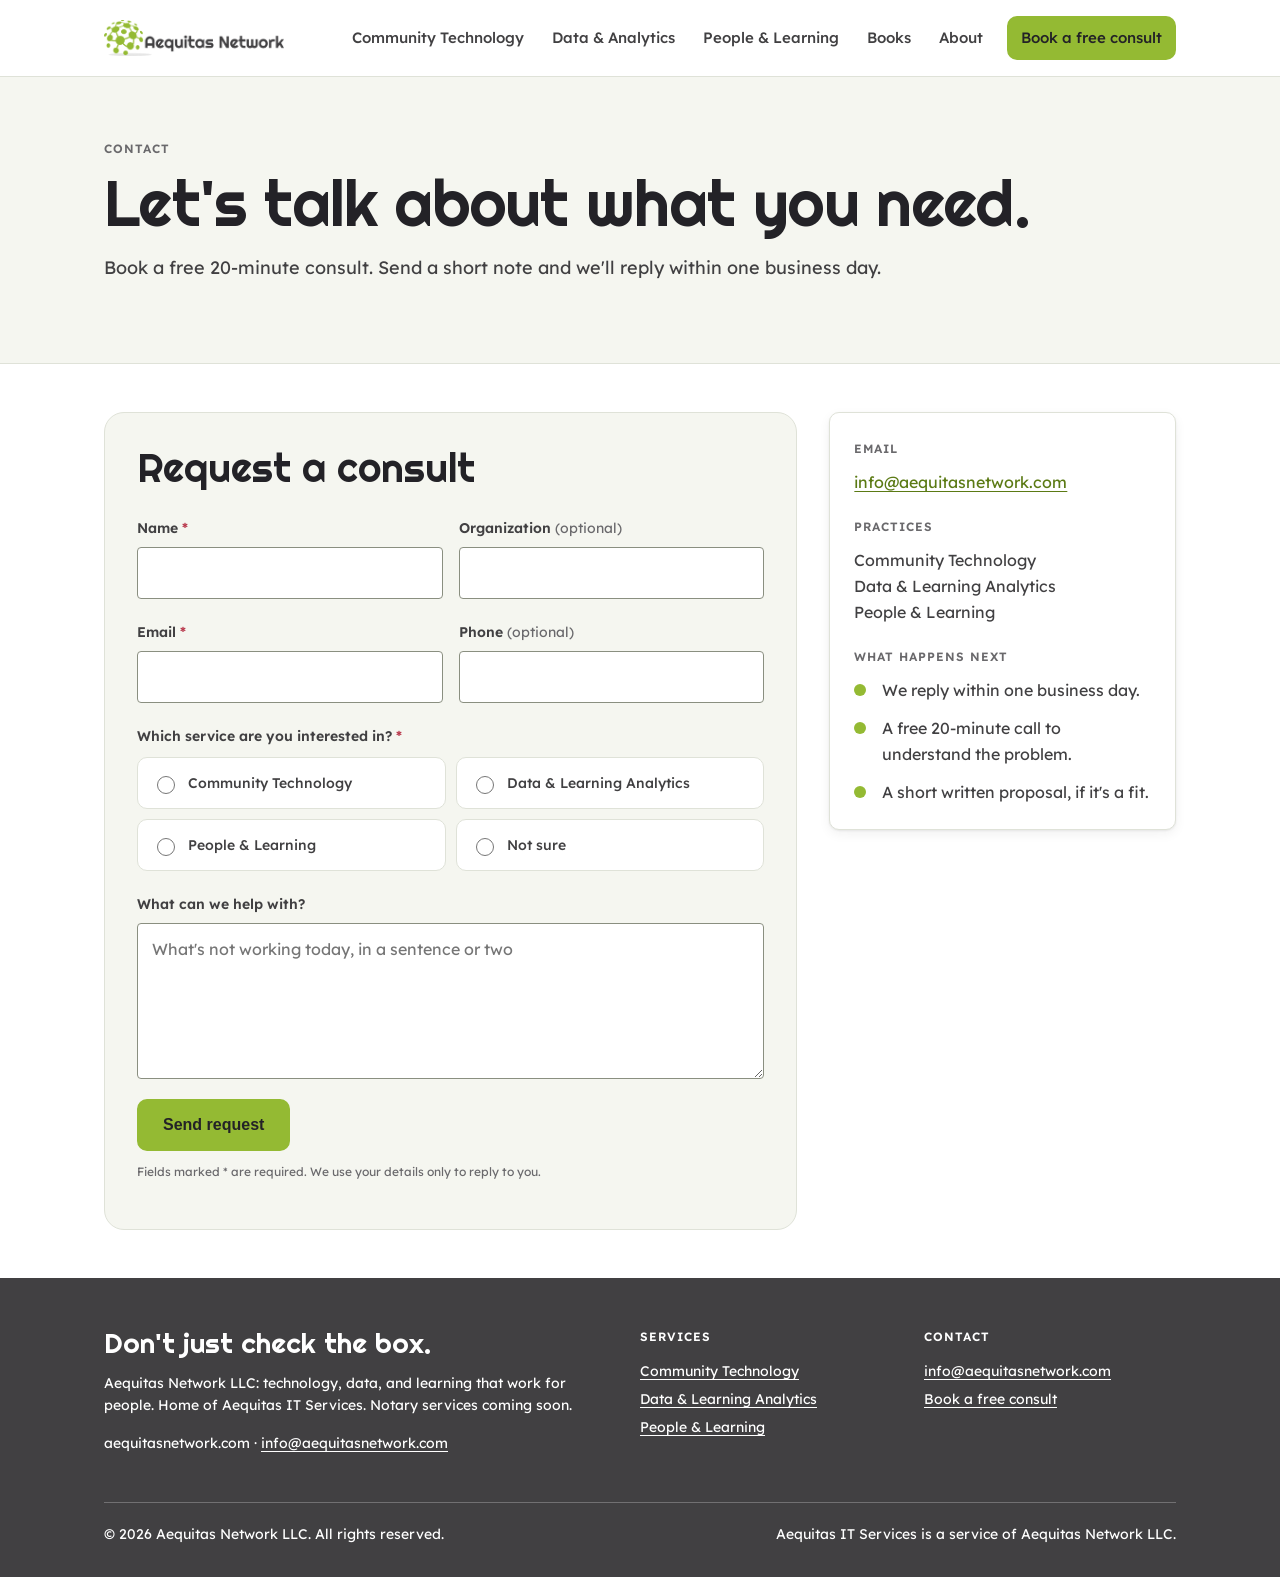
<file: contact.html>
<!doctype html>
<html lang="en">
<head>
<meta charset="utf-8">
<meta name="viewport" content="width=device-width, initial-scale=1">
<title>Contact | Aequitas Network</title>
<meta name="description" content="Book a free consult or send Aequitas Network a message.">
<meta property="og:title" content="Contact | Aequitas Network">
<meta property="og:description" content="Book a free consult or send Aequitas Network a message.">
<meta property="og:type" content="website">
<link rel="canonical" href="https://www.aequitasnetwork.com/contact.html">
<link rel="icon" href="assets/favicon.png" type="image/png">
<link rel="apple-touch-icon" href="assets/apple-touch-icon.png">
<meta property="og:image" content="https://www.aequitasnetwork.com/assets/og-image.png">
<meta property="og:image:width" content="1200">
<meta property="og:image:height" content="630">
<meta property="og:image:alt" content="Aequitas Network: Don't just check the box.">
<meta name="twitter:card" content="summary_large_image">
<link rel="preconnect" href="https://fonts.googleapis.com"><link rel="preconnect" href="https://fonts.gstatic.com" crossorigin><link href="https://fonts.googleapis.com/css2?family=Lexend:wght@400;500;600&family=Righteous&display=swap" rel="stylesheet">
<link rel="stylesheet" href="assets/styles.css">
</head>
<body>
<a class="skip" href="#main">Skip to content</a>
<header class="site-header">
  <div class="wrap">
    <a class="brand" href="index.html"><img src="assets/aequitas-network-horizontal.png" alt="Aequitas Network" width="180" height="36"></a>
    <button class="nav-toggle" aria-expanded="false" aria-controls="nav">Menu</button>
    <nav class="nav" id="nav"><a href="community-technology.html">Community Technology</a><a href="analytics.html">Data & Analytics</a><a href="people-learning.html">People & Learning</a><a href="books.html">Books</a><a href="about.html">About</a><a class="btn" href="contact.html">Book a free consult</a></nav>
  </div>
</header>
<main id="main">
<section class="hero">
  <div class="wrap">
    <span class="label">Contact</span>
    <h1 class="display-xl">Let's talk about what you need.</h1>
    <p class="lead">Book a free 20-minute consult. Send a short note and we'll reply within one business day.</p>
  </div>
</section>

<section id="consult">
  <div class="wrap contact-grid">
    <form class="consult-form" id="consult-form" action="https://docs.google.com/forms/d/e/1FAIpQLSfkbcN9zyq6w5OP0y5UgLdh43UC2Hg7CBL9TvBKrChgb105Ww/formResponse" method="POST" target="form-sink" novalidate>
      <h2 class="display">Request a consult</h2>
      <div class="field-row">
        <div class="field">
          <label for="f-name">Name <span class="req" aria-hidden="true">*</span></label>
          <input id="f-name" name="entry.35581445" type="text" autocomplete="name" required>
        </div>
        <div class="field">
          <label for="f-org">Organization <span class="opt">(optional)</span></label>
          <input id="f-org" name="entry.1870852446" type="text" autocomplete="organization">
        </div>
      </div>
      <div class="field-row">
        <div class="field">
          <label for="f-email">Email <span class="req" aria-hidden="true">*</span></label>
          <input id="f-email" name="entry.226634043" type="email" autocomplete="email" required>
        </div>
        <div class="field">
          <label for="f-phone">Phone <span class="opt">(optional)</span></label>
          <input id="f-phone" name="entry.1913107461" type="tel" autocomplete="tel">
        </div>
      </div>
      <fieldset class="field">
        <legend>Which service are you interested in? <span class="req" aria-hidden="true">*</span></legend>
        <div class="choices">
          <label class="choice"><input type="radio" name="entry.1987311082" value="Community Technology" required> Community Technology</label>
          <label class="choice"><input type="radio" name="entry.1987311082" value="Data &amp; Learning Analytics"> Data &amp; Learning Analytics</label>
          <label class="choice"><input type="radio" name="entry.1987311082" value="People &amp; Learning"> People &amp; Learning</label>
          <label class="choice"><input type="radio" name="entry.1987311082" value="Not sure"> Not sure</label>
        </div>
      </fieldset>
      <div class="field">
        <label for="f-msg">What can we help with?</label>
        <textarea id="f-msg" name="entry.362280156" rows="5" placeholder="What's not working today, in a sentence or two"></textarea>
      </div>
      <p class="form-error" id="form-error" role="alert" hidden>Please fill in your name, a valid email, and pick a service.</p>
      <button class="btn" type="submit">Send request</button>
      <p class="caption form-note">Fields marked * are required. We use your details only to reply to you.</p>
    </form>
    <div class="form-thanks" id="form-thanks" hidden tabindex="-1">
      <h2 class="display">Thanks, we've got it.</h2>
      <p>We'll reply within one business day. If it's urgent, email <a href="mailto:info@aequitasnetwork.com">info@aequitasnetwork.com</a>.</p>
    </div>
    <iframe name="form-sink" id="form-sink" title="Form submission" hidden></iframe>

    <aside class="contact-side">
      <div class="card">
        <span class="label">Email</span>
        <p><a href="mailto:info@aequitasnetwork.com">info@aequitasnetwork.com</a></p>
        <span class="label">Practices</span>
        <p>Community Technology<br>Data &amp; Learning Analytics<br>People &amp; Learning</p>
        <span class="label">What happens next</span>
        <ul class="checklist">
          <li>We reply within one business day.</li>
          <li>A free 20-minute call to understand the problem.</li>
          <li>A short written proposal, if it's a fit.</li>
        </ul>
      </div>
    </aside>
  </div>
</section>

<script>
(function () {
  var form = document.getElementById('consult-form');
  var err = document.getElementById('form-error');
  var thanks = document.getElementById('form-thanks');
  var sink = document.getElementById('form-sink');
  var sent = false;
  form.addEventListener('submit', function (e) {
    var name = form.querySelector('#f-name').value.trim();
    var email = form.querySelector('#f-email');
    var service = form.querySelector('input[name="entry.1987311082"]:checked');
    if (!name || !email.value.trim() || !email.checkValidity() || !service) {
      e.preventDefault(); err.hidden = false; return;
    }
    err.hidden = true; sent = true;
  });
  sink.addEventListener('load', function () {
    if (!sent) return;
    form.hidden = true; thanks.hidden = false; thanks.focus();
  });
})();
</script>

</main>
<footer class="site-footer">
  <div class="wrap">
    <div class="footer-grid">
      <div>
        <p class="tagline">Don't just check the box.</p>
        <p>Aequitas Network LLC: technology, data, and learning that work for people. Home of Aequitas IT Services. Notary services coming soon.</p>
        <p>aequitasnetwork.com &middot; <a href="mailto:info@aequitasnetwork.com">info@aequitasnetwork.com</a></p>
      </div>
      <div>
        <h4>Services</h4>
        <ul>
          <li><a href="community-technology.html">Community Technology</a></li>
          <li><a href="analytics.html">Data &amp; Learning Analytics</a></li>
          <li><a href="people-learning.html">People &amp; Learning</a></li>
        </ul>
      </div>
      <div>
        <h4>Contact</h4>
        <ul>
          <li><a href="mailto:info@aequitasnetwork.com">info@aequitasnetwork.com</a></li>
          <li><a href="contact.html">Book a free consult</a></li>
        </ul>
      </div>
    </div>
    <div class="fine"><span>&copy; 2026 Aequitas Network LLC. All rights reserved.</span><span>Aequitas IT Services is a service of Aequitas Network LLC.</span></div>
  </div>
</footer>
<script>
  const t = document.querySelector('.nav-toggle'), n = document.getElementById('nav');
  t.addEventListener('click', () => { const o = n.classList.toggle('open'); t.setAttribute('aria-expanded', o); });
</script>
</body>
</html>
</file>
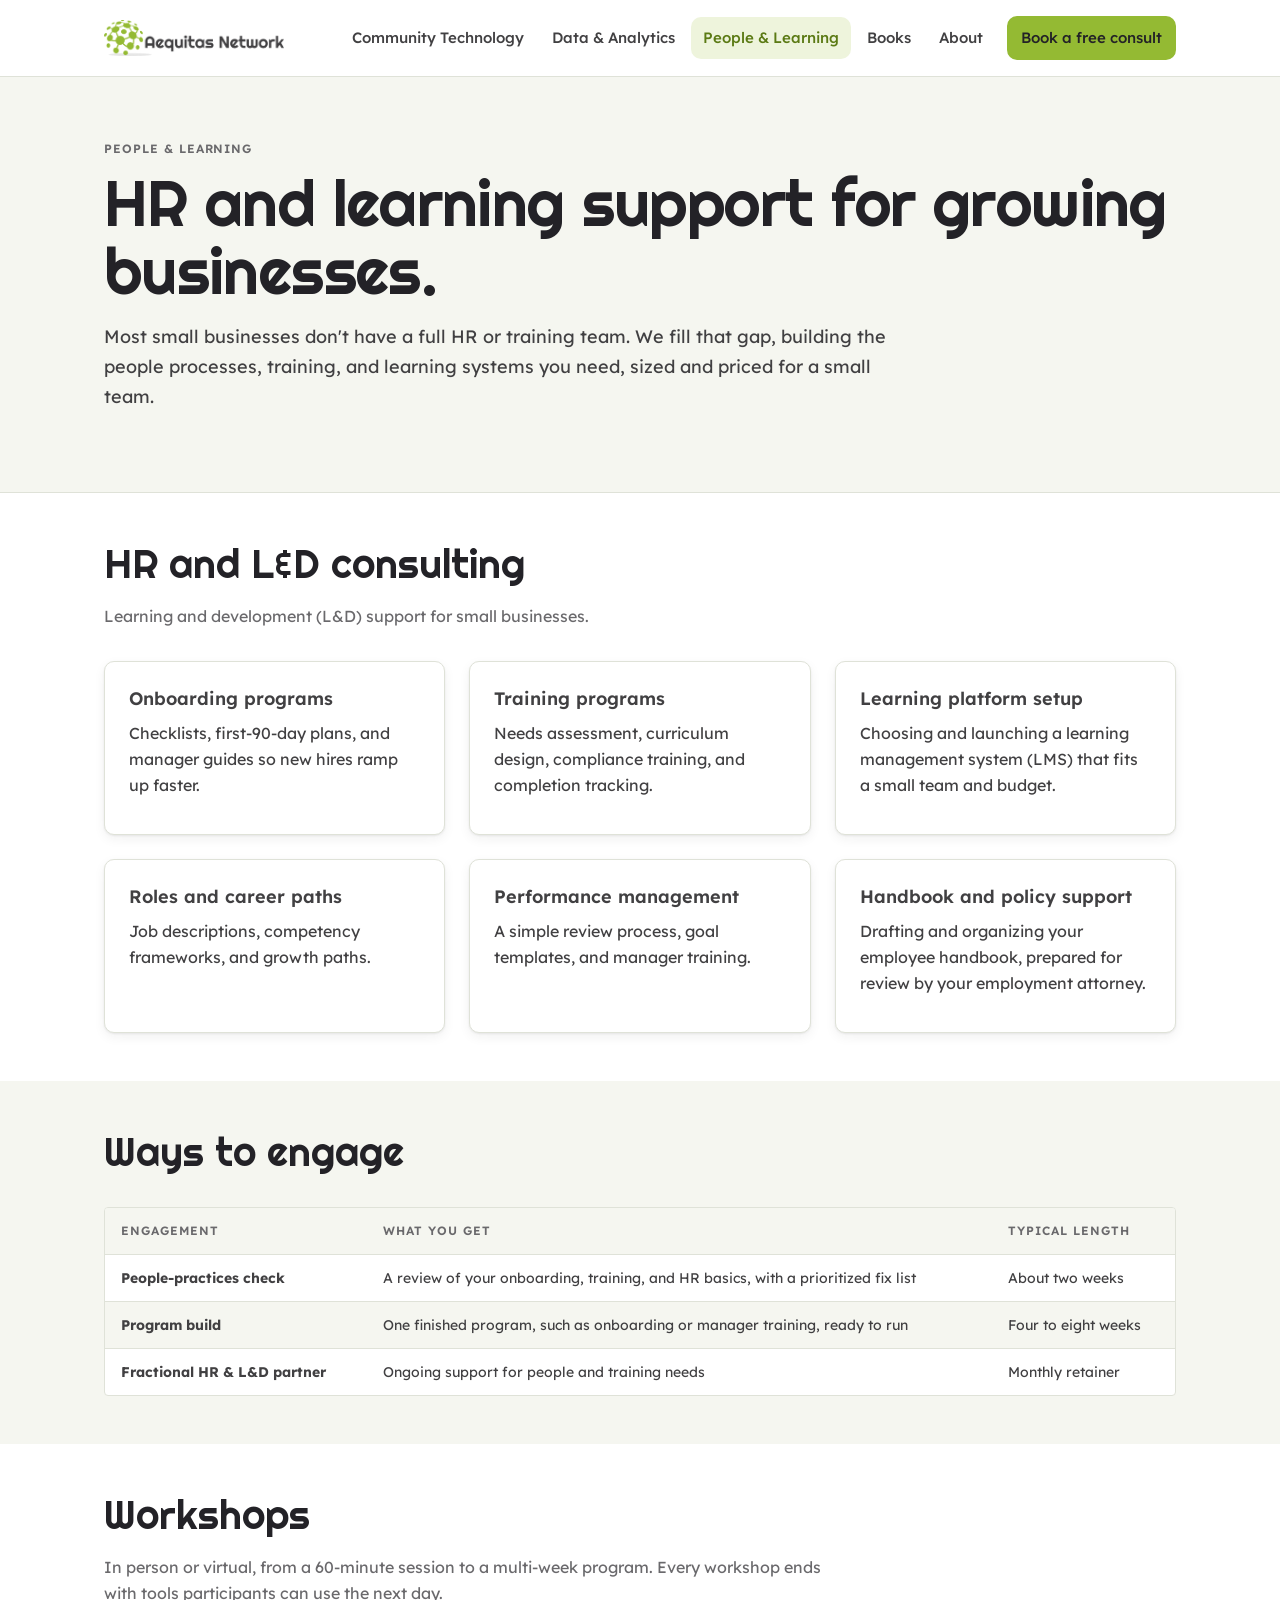
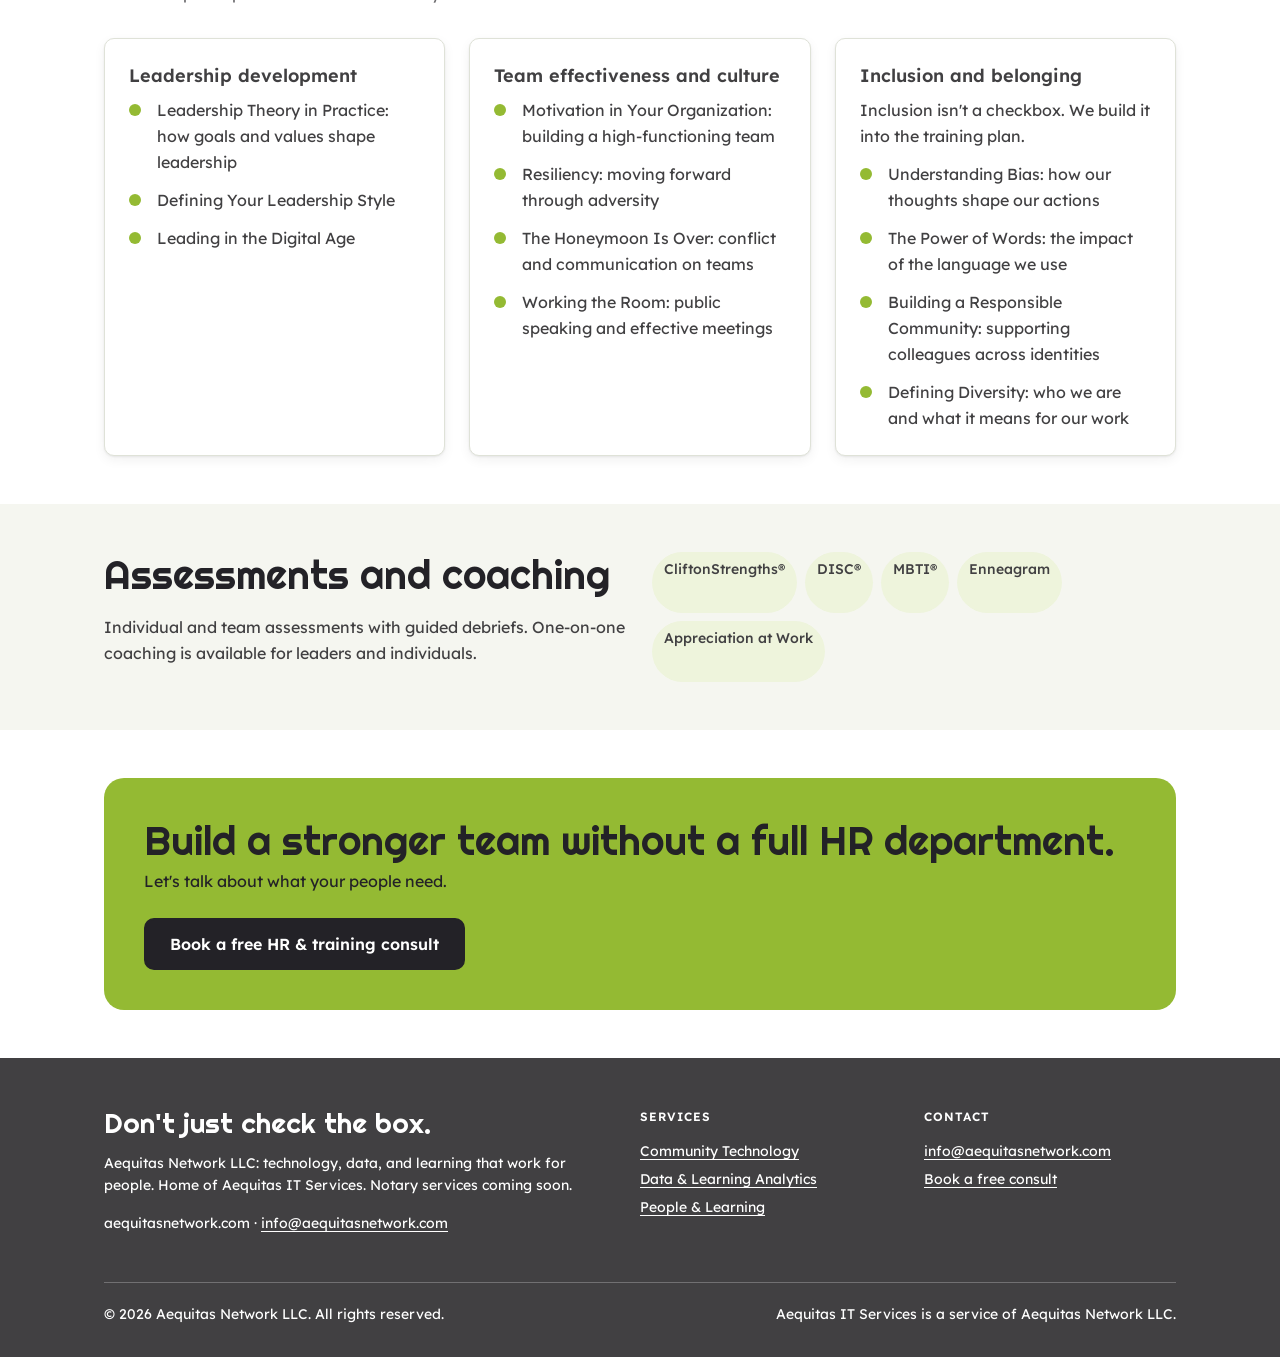
<file: people-learning.html>
<!doctype html>
<html lang="en">
<head>
<meta charset="utf-8">
<meta name="viewport" content="width=device-width, initial-scale=1">
<title>HR & Learning Consulting for Small Businesses | Aequitas Network</title>
<meta name="description" content="HR and learning and development consulting for small businesses, plus leadership and team workshops and assessments.">
<meta property="og:title" content="HR & Learning Consulting for Small Businesses | Aequitas Network">
<meta property="og:description" content="HR and learning and development consulting for small businesses, plus leadership and team workshops and assessments.">
<meta property="og:type" content="website">
<link rel="canonical" href="https://www.aequitasnetwork.com/people-learning.html">
<link rel="icon" href="assets/favicon.png" type="image/png">
<link rel="apple-touch-icon" href="assets/apple-touch-icon.png">
<meta property="og:image" content="https://www.aequitasnetwork.com/assets/og-image.png">
<meta property="og:image:width" content="1200">
<meta property="og:image:height" content="630">
<meta property="og:image:alt" content="Aequitas Network: Don't just check the box.">
<meta name="twitter:card" content="summary_large_image">
<link rel="preconnect" href="https://fonts.googleapis.com"><link rel="preconnect" href="https://fonts.gstatic.com" crossorigin><link href="https://fonts.googleapis.com/css2?family=Lexend:wght@400;500;600&family=Righteous&display=swap" rel="stylesheet">
<link rel="stylesheet" href="assets/styles.css">
</head>
<body>
<a class="skip" href="#main">Skip to content</a>
<header class="site-header">
  <div class="wrap">
    <a class="brand" href="index.html"><img src="assets/aequitas-network-horizontal.png" alt="Aequitas Network" width="180" height="36"></a>
    <button class="nav-toggle" aria-expanded="false" aria-controls="nav">Menu</button>
    <nav class="nav" id="nav"><a href="community-technology.html">Community Technology</a><a href="analytics.html">Data & Analytics</a><a href="people-learning.html" aria-current="page">People & Learning</a><a href="books.html">Books</a><a href="about.html">About</a><a class="btn" href="contact.html">Book a free consult</a></nav>
  </div>
</header>
<main id="main">
<section class="hero">
  <div class="wrap">
    <span class="label">People &amp; Learning</span>
    <h1 class="display-xl">HR and learning support for growing businesses.</h1>
    <p class="lead">Most small businesses don't have a full HR or training team. We fill that gap, building the people processes, training, and learning systems you need, sized and priced for a small team.</p>
  </div>
</section>

<section>
  <div class="wrap">
    <div class="section-head"><h2 class="display">HR and L&amp;D consulting</h2><p>Learning and development (L&amp;D) support for small businesses.</p></div>
    <div class="grid three">
      <article class="card"><h3>Onboarding programs</h3><p>Checklists, first-90-day plans, and manager guides so new hires ramp up faster.</p></article>
      <article class="card"><h3>Training programs</h3><p>Needs assessment, curriculum design, compliance training, and completion tracking.</p></article>
      <article class="card"><h3>Learning platform setup</h3><p>Choosing and launching a learning management system (LMS) that fits a small team and budget.</p></article>
      <article class="card"><h3>Roles and career paths</h3><p>Job descriptions, competency frameworks, and growth paths.</p></article>
      <article class="card"><h3>Performance management</h3><p>A simple review process, goal templates, and manager training.</p></article>
      <article class="card"><h3>Handbook and policy support</h3><p>Drafting and organizing your employee handbook, prepared for review by your employment attorney.</p></article>
    </div>
  </div>
</section>

<section class="alt">
  <div class="wrap">
    <div class="section-head"><h2 class="display">Ways to engage</h2></div>
    <div class="table-wrap">
      <table>
        <thead><tr><th>Engagement</th><th>What you get</th><th>Typical length</th></tr></thead>
        <tbody>
          <tr><td><strong>People-practices check</strong></td><td>A review of your onboarding, training, and HR basics, with a prioritized fix list</td><td>About two weeks</td></tr>
          <tr><td><strong>Program build</strong></td><td>One finished program, such as onboarding or manager training, ready to run</td><td>Four to eight weeks</td></tr>
          <tr><td><strong>Fractional HR &amp; L&amp;D partner</strong></td><td>Ongoing support for people and training needs</td><td>Monthly retainer</td></tr>
        </tbody>
      </table>
    </div>
  </div>
</section>

<section>
  <div class="wrap">
    <div class="section-head">
      <h2 class="display">Workshops</h2>
      <p>In person or virtual, from a 60-minute session to a multi-week program. Every workshop ends with tools participants can use the next day.</p>
    </div>
    <div class="grid three">
      <article class="card">
        <h3>Leadership development</h3>
        <ul class="checklist">
          <li>Leadership Theory in Practice: how goals and values shape leadership</li>
          <li>Defining Your Leadership Style</li>
          <li>Leading in the Digital Age</li>
        </ul>
      </article>
      <article class="card">
        <h3>Team effectiveness and culture</h3>
        <ul class="checklist">
          <li>Motivation in Your Organization: building a high-functioning team</li>
          <li>Resiliency: moving forward through adversity</li>
          <li>The Honeymoon Is Over: conflict and communication on teams</li>
          <li>Working the Room: public speaking and effective meetings</li>
        </ul>
      </article>
      <article class="card">
        <h3>Inclusion and belonging</h3>
        <p>Inclusion isn't a checkbox. We build it into the training plan.</p>
        <ul class="checklist">
          <li>Understanding Bias: how our thoughts shape our actions</li>
          <li>The Power of Words: the impact of the language we use</li>
          <li>Building a Responsible Community: supporting colleagues across identities</li>
          <li>Defining Diversity: who we are and what it means for our work</li>
        </ul>
      </article>
    </div>
  </div>
</section>

<section class="alt">
  <div class="wrap grid two">
    <div>
      <h2 class="display">Assessments and coaching</h2>
      <p>Individual and team assessments with guided debriefs. One-on-one coaching is available for leaders and individuals.</p>
    </div>
    <div class="tags">
      <span>CliftonStrengths&reg;</span><span>DISC&reg;</span><span>MBTI&reg;</span><span>Enneagram</span><span>Appreciation at Work</span>
    </div>
  </div>
</section>

<section>
  <div class="wrap">
    <div class="cta">
      <div><h2 class="display">Build a stronger team without a full HR department.</h2><p>Let's talk about what your people need.</p></div>
      <a class="btn" href="contact.html">Book a free HR &amp; training consult</a>
    </div>
  </div>
</section>

</main>
<footer class="site-footer">
  <div class="wrap">
    <div class="footer-grid">
      <div>
        <p class="tagline">Don't just check the box.</p>
        <p>Aequitas Network LLC: technology, data, and learning that work for people. Home of Aequitas IT Services. Notary services coming soon.</p>
        <p>aequitasnetwork.com &middot; <a href="mailto:info@aequitasnetwork.com">info@aequitasnetwork.com</a></p>
      </div>
      <div>
        <h4>Services</h4>
        <ul>
          <li><a href="community-technology.html">Community Technology</a></li>
          <li><a href="analytics.html">Data &amp; Learning Analytics</a></li>
          <li><a href="people-learning.html">People &amp; Learning</a></li>
        </ul>
      </div>
      <div>
        <h4>Contact</h4>
        <ul>
          <li><a href="mailto:info@aequitasnetwork.com">info@aequitasnetwork.com</a></li>
          <li><a href="contact.html">Book a free consult</a></li>
        </ul>
      </div>
    </div>
    <div class="fine"><span>&copy; 2026 Aequitas Network LLC. All rights reserved.</span><span>Aequitas IT Services is a service of Aequitas Network LLC.</span></div>
  </div>
</footer>
<script>
  const t = document.querySelector('.nav-toggle'), n = document.getElementById('nav');
  t.addEventListener('click', () => { const o = n.classList.toggle('open'); t.setAttribute('aria-expanded', o); });
</script>
</body>
</html>
</file>
<file: assets/styles.css>
/* Aequitas Network: values from the Aequitas Network brand guide (tokens.json) */
:root {
  --surface: #ffffff;
  --surface-alt: #f5f6f0;
  --surface-inverse: #414042;
  --ink: #414042;
  --ink-strong: #232227;
  --ink-muted: #6a696c;
  --on-inverse: #ffffff;
  --green: #94ba33;
  --green-text: #5b7a14;
  --on-green: #232227;
  --green-tint: #eef4dc;
  --blue: #01aaec;
  --blue-deep: #1b639a;
  --on-blue-deep: #ffffff;
  --indigo: #2c3892;
  --blue-tint: #e3f4fc;
  --border: #dfe2d8;
  --focus: #2c3892;
  --shadow-1: 0 1px 2px rgba(35,34,39,0.08), 0 4px 12px rgba(35,34,39,0.06);

  /* Accent: green on Network pages; IT Services pages switch to blue */
  --accent-fill: var(--green);
  --on-accent: var(--on-green);
  --accent-text: var(--green-text);
  --accent-tint: var(--green-tint);
  --node: var(--green);

  --radius-sm: 4px;
  --radius-md: 10px;
  --radius-lg: 20px;
  --max: 1120px;
  --display: "Righteous", "Lexend", system-ui, sans-serif;
  --sans: "Lexend", "Segoe UI", Calibri, system-ui, sans-serif;
}
body.it {
  --accent-fill: var(--blue-deep);
  --on-accent: var(--on-blue-deep);
  --accent-text: var(--blue-deep);
  --accent-tint: var(--blue-tint);
  --node: var(--blue);
}

* { box-sizing: border-box; }
html { scroll-behavior: smooth; }
body { margin: 0; font-family: var(--sans); font-size: 16px; line-height: 26px; color: var(--ink); background: var(--surface); }
img { max-width: 100%; display: block; }
a { color: var(--accent-text); text-underline-offset: 3px; }
:focus-visible { outline: 2px solid var(--focus); outline-offset: 2px; }

/* Type scale */
.display-xl { font-family: var(--display); font-weight: 400; font-size: clamp(2.5rem, 6vw, 4rem); line-height: 1.07; letter-spacing: -0.01em; color: var(--ink-strong); margin: 0 0 16px; }
.display { font-family: var(--display); font-weight: 400; font-size: clamp(1.75rem, 4vw, 2.5rem); line-height: 1.15; color: var(--ink-strong); margin: 0 0 16px; }
h1, h2, h3 { font-family: var(--sans); font-weight: 600; color: var(--ink); margin: 0 0 8px; }
h1 { font-size: 32px; line-height: 40px; }
h2 { font-size: 24px; line-height: 32px; }
h3 { font-size: 18px; line-height: 26px; }
p { margin: 0 0 16px; max-width: 72ch; }
.label { font-size: 12px; line-height: 16px; font-weight: 600; letter-spacing: 0.08em; text-transform: uppercase; color: var(--ink-muted); margin: 0 0 12px; display: block; }
.lead { font-size: 18px; line-height: 30px; }
small, .caption { font-size: 12px; line-height: 18px; color: var(--ink-muted); }

.wrap { max-width: var(--max); margin: 0 auto; padding: 0 24px; }
@media (max-width: 600px) { .wrap { padding: 0 16px; } }
.skip { position: absolute; left: -999px; }
.skip:focus { left: 16px; top: 16px; background: #fff; padding: 8px 12px; z-index: 10; }

/* Header */
.site-header { background: var(--surface); border-bottom: 1px solid var(--border); position: sticky; top: 0; z-index: 5; }
.site-header .wrap { display: flex; align-items: center; justify-content: space-between; min-height: 76px; gap: 16px; }
.brand img { width: 180px; height: auto; }
.nav { display: flex; gap: 4px; align-items: center; }
.nav a { text-decoration: none; color: var(--ink); padding: 8px 12px; border-radius: var(--radius-md); font-size: 15px; font-weight: 500; }
.nav a:hover, .nav a[aria-current="page"] { color: var(--green-text); background: var(--green-tint); }
.nav .btn { margin-left: 8px; color: var(--on-green); background: var(--green); border-color: var(--green); }
.nav-toggle { display: none; background: none; border: 1px solid #8a8f80; border-radius: var(--radius-sm); padding: 8px 12px; font: inherit; color: var(--ink); cursor: pointer; }
@media (max-width: 900px) {
  .nav-toggle { display: block; }
  .brand img { width: 150px; }
  .nav { display: none; position: absolute; top: 76px; left: 0; right: 0; background: var(--surface); flex-direction: column; align-items: stretch; padding: 12px 16px 20px; border-bottom: 1px solid var(--border); }
  .nav.open { display: flex; }
  .nav .btn { margin: 8px 0 0; text-align: center; }
}

/* Buttons */
.btn { display: inline-block; background: var(--accent-fill); color: var(--on-accent); text-decoration: none; padding: 12px 24px; border-radius: var(--radius-md); font-weight: 600; font-size: 16px; line-height: 24px; border: 2px solid var(--accent-fill); }
.btn:hover { filter: brightness(1.06); }
.btn.secondary { background: transparent; color: var(--ink); border-color: var(--ink); }
.btn.on-dark { background: var(--surface); color: var(--ink-strong); border-color: var(--surface); }

/* Hero */
.hero { padding: 64px 0; background: var(--surface-alt); border-bottom: 1px solid var(--border); }
.hero-grid { display: grid; grid-template-columns: 1.4fr 1fr; gap: 48px; align-items: center; }
.hero .actions { display: flex; gap: 12px; flex-wrap: wrap; margin-top: 24px; }
.hero .nodes { width: 100%; max-width: 380px; justify-self: end; }
.hero .sub-logo { width: 220px; height: auto; box-sizing: content-box; justify-self: end; background: var(--surface); border-radius: var(--radius-lg); padding: 16px; }
@media (max-width: 860px) { .hero-grid { grid-template-columns: 1fr; } .hero .nodes { display: none; } .hero .sub-logo { justify-self: start; width: 160px; } }
.endorse { font-size: 14px; color: var(--ink-muted); margin-top: 16px; }

/* Sections */
section { padding: 48px 0; }
section.alt { background: var(--surface-alt); }
.section-head { margin-bottom: 32px; }
.section-head p { color: var(--ink-muted); }

.grid { display: grid; gap: 24px; }
.grid.three { grid-template-columns: repeat(auto-fit, minmax(260px, 1fr)); }
.grid.two { grid-template-columns: repeat(2, 1fr); }
@media (max-width: 760px) { .grid.two { grid-template-columns: 1fr; } }

.card { background: var(--surface); border: 1px solid var(--border); border-radius: var(--radius-md); padding: 24px; display: flex; flex-direction: column; }
section:not(.alt) .card { box-shadow: var(--shadow-1); }
.card p { color: var(--ink); margin-bottom: 12px; }
.card .more { margin-top: auto; font-weight: 600; text-decoration: none; color: var(--accent-text); }
.card .more.it { color: var(--blue-deep); }
.icon { width: 44px; height: 44px; border-radius: var(--radius-md); background: var(--accent-tint); color: var(--ink); display: grid; place-items: center; margin-bottom: 16px; }
.icon.it { background: var(--blue-tint); }
.icon svg { width: 24px; height: 24px; }

.tag { display: inline-block; align-self: flex-start; font-size: 12px; line-height: 16px; font-weight: 600; letter-spacing: 0.08em; text-transform: uppercase; padding: 4px 8px; border-radius: 999px; background: var(--green-tint); color: var(--ink); margin-bottom: 12px; }
.tag.it { background: var(--blue-tint); }

.checklist { list-style: none; padding: 0; margin: 0; display: grid; gap: 12px; }
.checklist li { padding-left: 28px; position: relative; }
.checklist li::before { content: ""; position: absolute; left: 0; top: 7px; width: 12px; height: 12px; border-radius: 999px; background: var(--node); }

/* Tables */
.table-wrap { overflow-x: auto; border: 1px solid var(--border); border-radius: var(--radius-sm); background: var(--surface); }
table { width: 100%; border-collapse: collapse; min-width: 540px; font-size: 14px; line-height: 22px; }
th, td { text-align: left; padding: 12px 16px; border-bottom: 1px solid var(--border); vertical-align: top; }
th { font-size: 12px; text-transform: uppercase; letter-spacing: 0.08em; color: var(--ink-muted); background: var(--surface-alt); font-weight: 600; }
tbody tr:nth-child(even) td { background: var(--surface-alt); }
tr:last-child td { border-bottom: none; }

/* Steps: numbered nodes joined by a connector line */
.steps { list-style: none; padding: 0; margin: 0; display: grid; gap: 24px; grid-template-columns: repeat(4, 1fr); counter-reset: step; position: relative; }
.steps::before { content: ""; position: absolute; top: 18px; left: 18px; right: 18px; height: 2px; background: var(--ink); opacity: .25; }
.steps li { counter-increment: step; position: relative; }
.steps li::before { content: counter(step); display: grid; place-items: center; width: 36px; height: 36px; border-radius: 999px; background: var(--accent-fill); color: var(--on-accent); font-weight: 600; margin-bottom: 12px; position: relative; }
@media (max-width: 760px) { .steps { grid-template-columns: 1fr 1fr; } .steps::before { display: none; } }

/* Team */
.person { display: grid; grid-template-columns: 160px 1fr; gap: 32px; align-items: start; }
.avatar { width: 160px; height: 160px; border-radius: 999px; object-fit: cover; background: var(--green-tint); color: var(--ink); display: grid; place-items: center; font-family: var(--display); font-size: 44px; }
.person .role { font-size: 12px; font-weight: 600; letter-spacing: 0.08em; text-transform: uppercase; color: var(--ink-muted); margin-bottom: 12px; }
@media (max-width: 640px) { .person { grid-template-columns: 1fr; } .avatar { width: 120px; height: 120px; } }

/* CTA band: one strong accent block */
.cta { background: var(--accent-fill); color: var(--on-accent); border-radius: var(--radius-lg); padding: 40px; display: flex; justify-content: space-between; align-items: center; gap: 24px; flex-wrap: wrap; }
.cta .display { color: var(--on-accent); margin-bottom: 4px; }
.cta p { margin: 0; }
.cta .btn { background: var(--ink-strong); color: #fff; border-color: var(--ink-strong); }
body.it .cta .btn { background: #fff; color: var(--blue-deep); border-color: #fff; }

.tags { display: flex; flex-wrap: wrap; gap: 8px; }
.tags span { background: var(--green-tint); color: var(--ink); padding: 4px 12px; border-radius: 999px; font-size: 14px; font-weight: 500; }

/* Contact */
.contact-list { list-style: none; padding: 0; margin: 0; display: grid; gap: 16px; }
.contact-list li { background: var(--surface-alt); border: 1px solid var(--border); border-radius: var(--radius-md); padding: 20px 24px; }

/* Footer */
.site-footer { background: var(--surface-inverse); color: var(--on-inverse); padding: 48px 0 32px; font-size: 14px; line-height: 22px; }
.site-footer a { color: var(--on-inverse); }
.footer-grid { display: grid; gap: 32px; grid-template-columns: 2fr 1fr 1fr; }
.site-footer h4 { font-size: 12px; letter-spacing: 0.08em; text-transform: uppercase; margin: 0 0 12px; font-weight: 600; }
.site-footer .tagline { font-family: var(--display); font-size: 28px; line-height: 34px; margin: 0 0 12px; }
.site-footer ul { list-style: none; padding: 0; margin: 0; display: grid; gap: 6px; }
.site-footer .fine { border-top: 1px solid rgba(255,255,255,.25); margin-top: 32px; padding-top: 20px; display: flex; justify-content: space-between; flex-wrap: wrap; gap: 8px; }
@media (max-width: 760px) { .footer-grid { grid-template-columns: 1fr; } }

/* Consult form */
.contact-grid { display: grid; grid-template-columns: 2fr 1fr; gap: 32px; align-items: start; }
@media (max-width: 860px) { .contact-grid { grid-template-columns: 1fr; } }
.consult-form, .form-thanks { background: var(--surface-alt); border: 1px solid var(--border); border-radius: var(--radius-lg); padding: 32px; }
.consult-form .display { margin-bottom: 24px; }
.field-row { display: grid; grid-template-columns: 1fr 1fr; gap: 16px; }
@media (max-width: 600px) { .field-row { grid-template-columns: 1fr; } .consult-form { padding: 24px 16px; } }
.field { display: flex; flex-direction: column; gap: 6px; margin: 0 0 20px; border: 0; padding: 0; min-width: 0; }
.field label, .field legend { font-weight: 600; font-size: 14px; color: var(--ink); padding: 0; }
.req { color: #b8364a; }
.opt { font-weight: 400; color: var(--ink-muted); }
.field input, .field textarea { font: inherit; color: var(--ink); background: var(--surface); border: 1px solid #8a8f80; border-radius: var(--radius-sm); padding: 12px 14px; width: 100%; }
.field textarea { resize: vertical; min-height: 120px; }
.field input:focus-visible, .field textarea:focus-visible { outline: 2px solid var(--focus); outline-offset: 2px; border-color: var(--focus); }
.choices { display: grid; grid-template-columns: 1fr 1fr; gap: 10px; margin-top: 8px; }
@media (max-width: 600px) { .choices { grid-template-columns: 1fr; } }
.field .choice { display: flex; align-items: center; gap: 10px; background: var(--surface); border: 1px solid var(--border); border-radius: var(--radius-md); padding: 12px 14px; font-weight: 500 !important; cursor: pointer; }
.choice:has(input:checked) { border-color: var(--green-text); background: var(--green-tint); }
.choice input { accent-color: var(--green-text); width: 18px; height: 18px; }
.form-error { color: #b8364a; font-weight: 600; }
.form-note { margin-top: 12px; }
.consult-form .btn { cursor: pointer; }
.contact-side .label { margin-top: 4px; }
.contact-side p { margin-bottom: 20px; }

/* Books */
.book-grid { display: grid; grid-template-columns: 300px 1fr; gap: 48px; align-items: start; }
.book .cover { width: 100%; height: auto; border-radius: var(--radius-sm); box-shadow: var(--shadow-1); }
.book .display { margin-bottom: 4px; }
.book .subtitle { font-size: 18px; line-height: 28px; font-style: italic; color: var(--ink-muted); margin-bottom: 24px; }
.book blockquote { margin: 0 0 16px; padding: 4px 0 4px 20px; border-left: 4px solid var(--accent-fill); max-width: 68ch; font-size: 17px; line-height: 28px; color: var(--ink-strong); }
.book blockquote cite { display: block; font-style: normal; font-size: 14px; color: var(--ink-muted); margin-top: 4px; }
.book .checklist { margin: 8px 0 24px; }
.book .meta { font-size: 14px; line-height: 22px; color: var(--ink-muted); }
.book .buttons { display: flex; flex-wrap: wrap; gap: 12px; }
.cta .cta-actions { display: flex; flex-wrap: wrap; align-items: center; gap: 12px; }
.cta .cta-actions a:not(.btn) { color: var(--on-accent); overflow-wrap: anywhere; }
.new-books { border-bottom: 1px solid var(--border); }
.new-books-grid { display: grid; grid-template-columns: 1fr auto; gap: 48px; align-items: center; }
.new-books-covers { display: flex; gap: 16px; align-items: flex-end; }
.new-books-covers img { width: 160px; height: auto; border-radius: var(--radius-sm); box-shadow: var(--shadow-1); }
@media (max-width: 760px) {
  .book-grid, .new-books-grid { grid-template-columns: 1fr; gap: 24px; }
  .book .cover { max-width: 220px; }
  .new-books-covers img { width: calc(50% - 8px); max-width: 160px; }
  .for-institutions .cta { padding: 28px 20px; }
}
</file>
